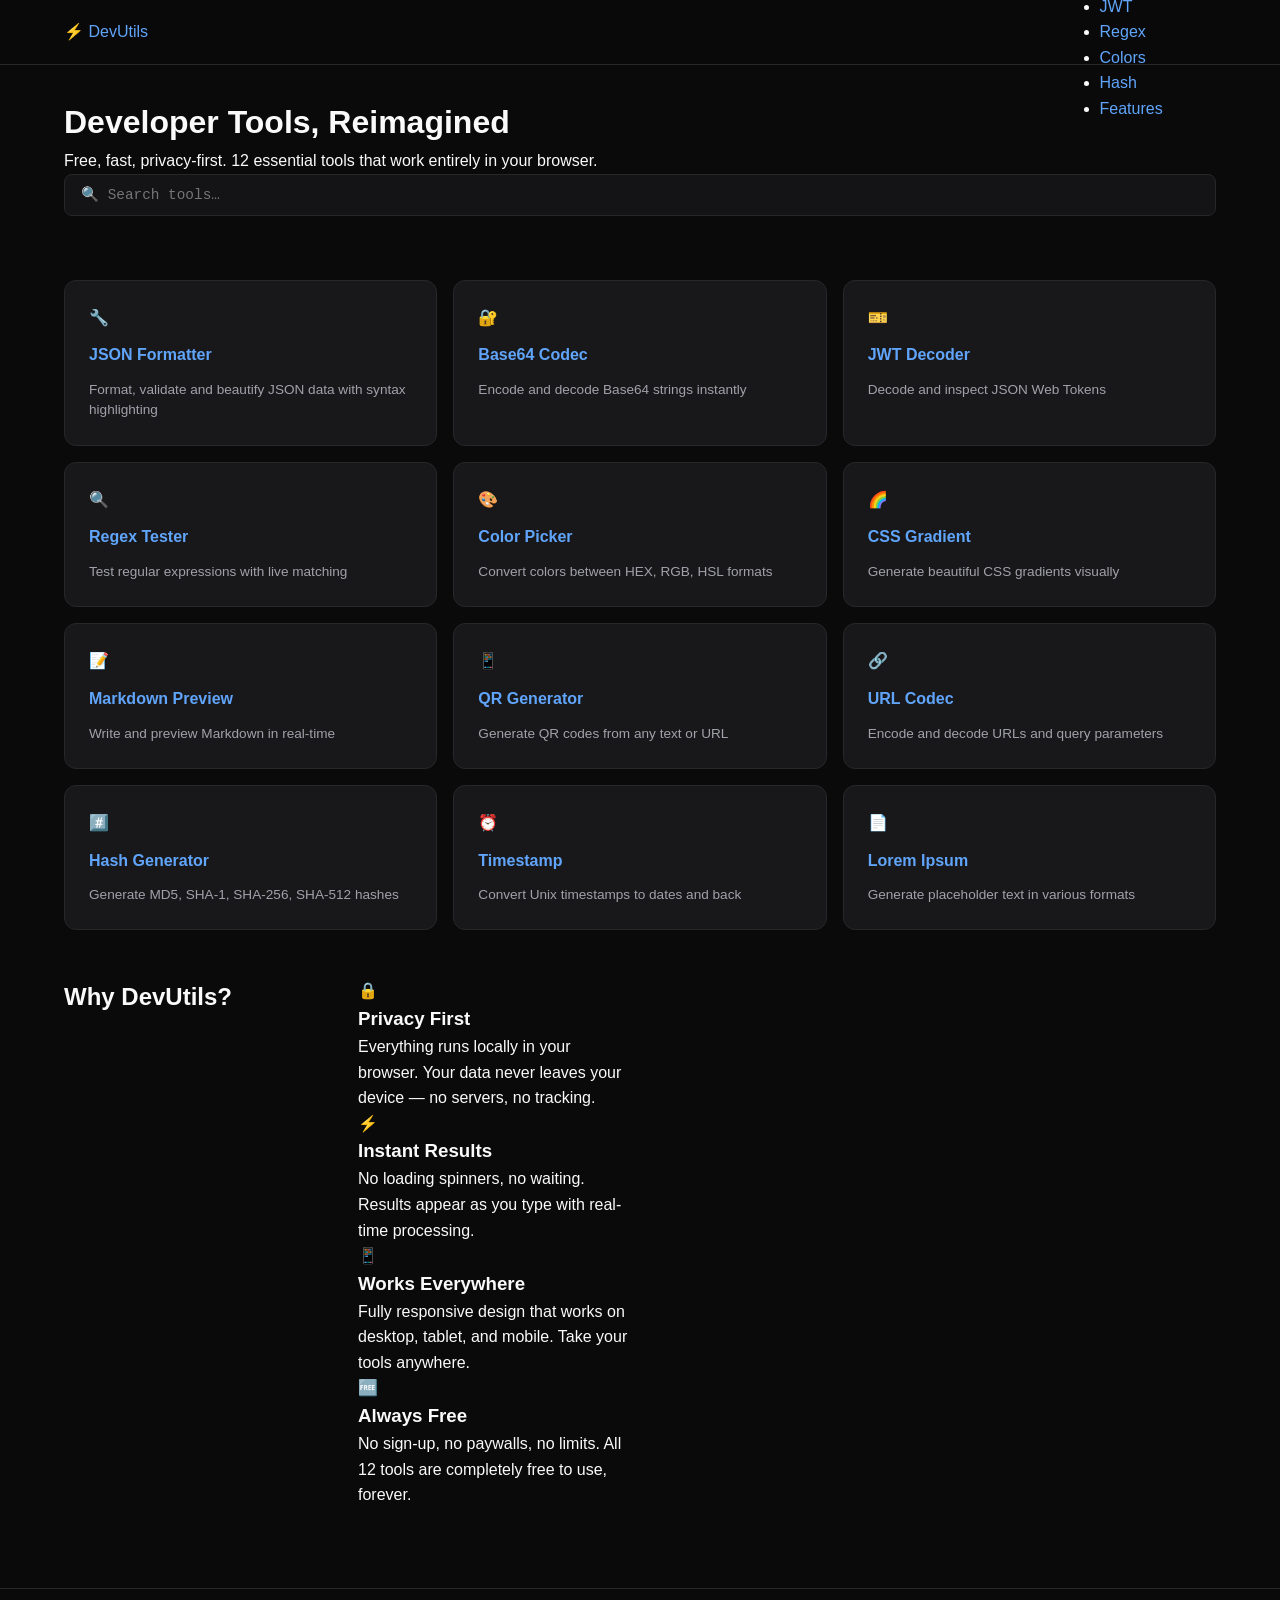
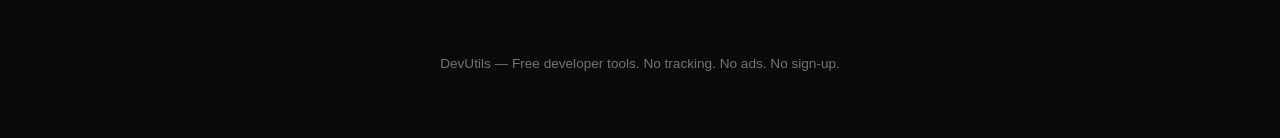
<file: index.html>
<!DOCTYPE html>
<html lang="en">
<head>
  <meta charset="UTF-8">
  <meta name="viewport" content="width=device-width, initial-scale=1.0">
  <title>DevUtils — Free Developer Tools | JSON, Base64, JWT, Regex & More</title>
  <meta name="description" content="Free, fast, privacy-first developer tools. 12 essential tools: JSON formatter, Base64, JWT decoder, regex tester, color picker, QR generator, and more. Works offline, no tracking.">
  <meta name="keywords" content="developer tools, JSON formatter, Base64 encoder, JWT decoder, regex tester, color picker, QR code generator, hash generator, timestamp converter, free online tools">
  <meta name="author" content="DevUtils">
  <meta name="robots" content="index, follow">
  <link rel="icon" type="image/svg+xml" href="favicon.svg">
  <link rel="canonical" href="https://tyr1105.github.io/devutils/">
  
  <!-- Open Graph -->
  <meta property="og:type" content="website">
  <meta property="og:title" content="DevUtils — Free Developer Tools">
  <meta property="og:description" content="12 free developer tools that work entirely in your browser. No tracking, no sign-up, instant results.">
  <meta property="og:url" content="https://tyr1105.github.io/devutils/">
  <meta property="og:site_name" content="DevUtils">
  
  <!-- Twitter -->
  <meta name="twitter:card" content="summary">
  <meta name="twitter:title" content="DevUtils — Free Developer Tools">
  <meta name="twitter:description" content="12 free developer tools that work entirely in your browser. No tracking, no sign-up, instant results.">
  
  <link rel="stylesheet" href="css/style.css">
  
  <!-- Structured Data -->
  <script type="application/ld+json">
  {
    "@context": "https://schema.org",
    "@type": "WebApplication",
    "name": "DevUtils",
    "url": "https://tyr1105.github.io/devutils/",
    "description": "Free, fast, privacy-first developer tools that work entirely in your browser.",
    "applicationCategory": "DeveloperApplication",
    "operatingSystem": "Any",
    "offers": { "@type": "Offer", "price": "0", "priceCurrency": "USD" },
    "browserRequirements": "Requires JavaScript"
  }
  </script>
</head>
<body>

  <!-- Navbar -->
  <nav class="navbar" id="navbar">
    <div class="container navbar-inner">
      <a href="index.html" class="brand">
        <span class="brand-icon">⚡</span> DevUtils
      </a>
      <button class="menu-toggle" id="menuToggle" aria-label="Toggle navigation">
        <span class="menu-bar"></span>
        <span class="menu-bar"></span>
        <span class="menu-bar"></span>
      </button>
      <ul class="nav-links" id="navLinks">
        <li><a href="tools/json-formatter.html">JSON Formatter</a></li>
        <li><a href="tools/base64.html">Base64</a></li>
        <li><a href="tools/jwt-decoder.html">JWT</a></li>
        <li><a href="tools/regex-tester.html">Regex</a></li>
        <li><a href="tools/color-picker.html">Colors</a></li>
        <li><a href="tools/hash-generator.html">Hash</a></li>
        <li><a href="#features">Features</a></li>
      </ul>
    </div>
  </nav>

  <!-- Hero Section -->
  <header class="hero">
    <div class="container">
      <h1 class="hero-title">Developer Tools, Reimagined</h1>
      <p class="hero-subtitle">Free, fast, privacy-first. 12 essential tools that work entirely in your browser.</p>
      <div class="search-wrapper">
        <input
          type="text"
          id="toolSearch"
          class="search-input"
          placeholder="🔍 Search tools…"
          autocomplete="off"
        >
      </div>
    </div>
  </header>

  <!-- Tools Grid -->
  <main class="container">
    <section class="tools-section">
      <div class="tools-grid" id="toolsGrid">

        <a href="tools/json-formatter.html" class="tool-card" data-name="JSON Formatter" data-keywords="json format validate beautify syntax highlighting">
          <div class="tool-icon">🔧</div>
          <h3 class="tool-name">JSON Formatter</h3>
          <p class="tool-desc">Format, validate and beautify JSON data with syntax highlighting</p>
        </a>

        <a href="tools/base64.html" class="tool-card" data-name="Base64 Codec" data-keywords="base64 encode decode codec string">
          <div class="tool-icon">🔐</div>
          <h3 class="tool-name">Base64 Codec</h3>
          <p class="tool-desc">Encode and decode Base64 strings instantly</p>
        </a>

        <a href="tools/jwt-decoder.html" class="tool-card" data-name="JWT Decoder" data-keywords="jwt json web token decode inspect">
          <div class="tool-icon">🎫</div>
          <h3 class="tool-name">JWT Decoder</h3>
          <p class="tool-desc">Decode and inspect JSON Web Tokens</p>
        </a>

        <a href="tools/regex-tester.html" class="tool-card" data-name="Regex Tester" data-keywords="regex regular expression test match pattern">
          <div class="tool-icon">🔍</div>
          <h3 class="tool-name">Regex Tester</h3>
          <p class="tool-desc">Test regular expressions with live matching</p>
        </a>

        <a href="tools/color-picker.html" class="tool-card" data-name="Color Picker" data-keywords="color picker convert hex rgb hsl">
          <div class="tool-icon">🎨</div>
          <h3 class="tool-name">Color Picker</h3>
          <p class="tool-desc">Convert colors between HEX, RGB, HSL formats</p>
        </a>

        <a href="tools/css-gradient.html" class="tool-card" data-name="CSS Gradient" data-keywords="css gradient generate visual linear radial">
          <div class="tool-icon">🌈</div>
          <h3 class="tool-name">CSS Gradient</h3>
          <p class="tool-desc">Generate beautiful CSS gradients visually</p>
        </a>

        <a href="tools/markdown.html" class="tool-card" data-name="Markdown Preview" data-keywords="markdown preview write realtime">
          <div class="tool-icon">📝</div>
          <h3 class="tool-name">Markdown Preview</h3>
          <p class="tool-desc">Write and preview Markdown in real-time</p>
        </a>

        <a href="tools/qr-generator.html" class="tool-card" data-name="QR Generator" data-keywords="qr code generate text url">
          <div class="tool-icon">📱</div>
          <h3 class="tool-name">QR Generator</h3>
          <p class="tool-desc">Generate QR codes from any text or URL</p>
        </a>

        <a href="tools/url-codec.html" class="tool-card" data-name="URL Codec" data-keywords="url encode decode codec query parameters">
          <div class="tool-icon">🔗</div>
          <h3 class="tool-name">URL Codec</h3>
          <p class="tool-desc">Encode and decode URLs and query parameters</p>
        </a>

        <a href="tools/hash-generator.html" class="tool-card" data-name="Hash Generator" data-keywords="hash md5 sha sha1 sha256 sha512 generate">
          <div class="tool-icon">#️⃣</div>
          <h3 class="tool-name">Hash Generator</h3>
          <p class="tool-desc">Generate MD5, SHA-1, SHA-256, SHA-512 hashes</p>
        </a>

        <a href="tools/timestamp.html" class="tool-card" data-name="Timestamp" data-keywords="timestamp unix epoch date convert time">
          <div class="tool-icon">⏰</div>
          <h3 class="tool-name">Timestamp</h3>
          <p class="tool-desc">Convert Unix timestamps to dates and back</p>
        </a>

        <a href="tools/lorem-ipsum.html" class="tool-card" data-name="Lorem Ipsum" data-keywords="lorem ipsum placeholder text generate">
          <div class="tool-icon">📄</div>
          <h3 class="tool-name">Lorem Ipsum</h3>
          <p class="tool-desc">Generate placeholder text in various formats</p>
        </a>

      </div>

      <!-- No results message -->
      <p class="no-results" id="noResults" style="display:none;">No tools found matching your search.</p>
    </section>

    <!-- Features Section -->
    <section class="features" id="features">
      <h2 class="section-title">Why DevUtils?</h2>
      <div class="features-grid">
        <div class="feature-card">
          <div class="feature-icon">🔒</div>
          <h3 class="feature-title">Privacy First</h3>
          <p class="feature-desc">Everything runs locally in your browser. Your data never leaves your device — no servers, no tracking.</p>
        </div>
        <div class="feature-card">
          <div class="feature-icon">⚡</div>
          <h3 class="feature-title">Instant Results</h3>
          <p class="feature-desc">No loading spinners, no waiting. Results appear as you type with real-time processing.</p>
        </div>
        <div class="feature-card">
          <div class="feature-icon">📱</div>
          <h3 class="feature-title">Works Everywhere</h3>
          <p class="feature-desc">Fully responsive design that works on desktop, tablet, and mobile. Take your tools anywhere.</p>
        </div>
        <div class="feature-card">
          <div class="feature-icon">🆓</div>
          <h3 class="feature-title">Always Free</h3>
          <p class="feature-desc">No sign-up, no paywalls, no limits. All 12 tools are completely free to use, forever.</p>
        </div>
      </div>
    </section>
  </main>

  <!-- Footer -->
  <footer class="footer">
    <div class="container">
      <p>DevUtils — Free developer tools. No tracking. No ads. No sign-up.</p>
    </div>
  </footer>

  <!-- Inline Scripts -->
  <script>
    // Mobile menu toggle
    (function () {
      const toggle = document.getElementById('menuToggle');
      const navLinks = document.getElementById('navLinks');

      toggle.addEventListener('click', function () {
        navLinks.classList.toggle('open');
        toggle.classList.toggle('active');
      });

      // Close menu when a link is clicked
      navLinks.querySelectorAll('a').forEach(function (link) {
        link.addEventListener('click', function () {
          navLinks.classList.remove('open');
          toggle.classList.remove('active');
        });
      });
    })();

    // Tool search / filter
    (function () {
      const searchInput = document.getElementById('toolSearch');
      const grid = document.getElementById('toolsGrid');
      const cards = grid.querySelectorAll('.tool-card');
      const noResults = document.getElementById('noResults');

      searchInput.addEventListener('input', function () {
        const query = this.value.toLowerCase().trim();
        let visibleCount = 0;

        cards.forEach(function (card) {
          const name = card.getAttribute('data-name').toLowerCase();
          const keywords = card.getAttribute('data-keywords').toLowerCase();
          const desc = card.querySelector('.tool-desc').textContent.toLowerCase();
          const match = !query || name.includes(query) || keywords.includes(query) || desc.includes(query);

          card.style.display = match ? '' : 'none';
          if (match) visibleCount++;
        });

        noResults.style.display = visibleCount === 0 ? '' : 'none';
      });
    })();
  </script>

</body>
</html>
</file>
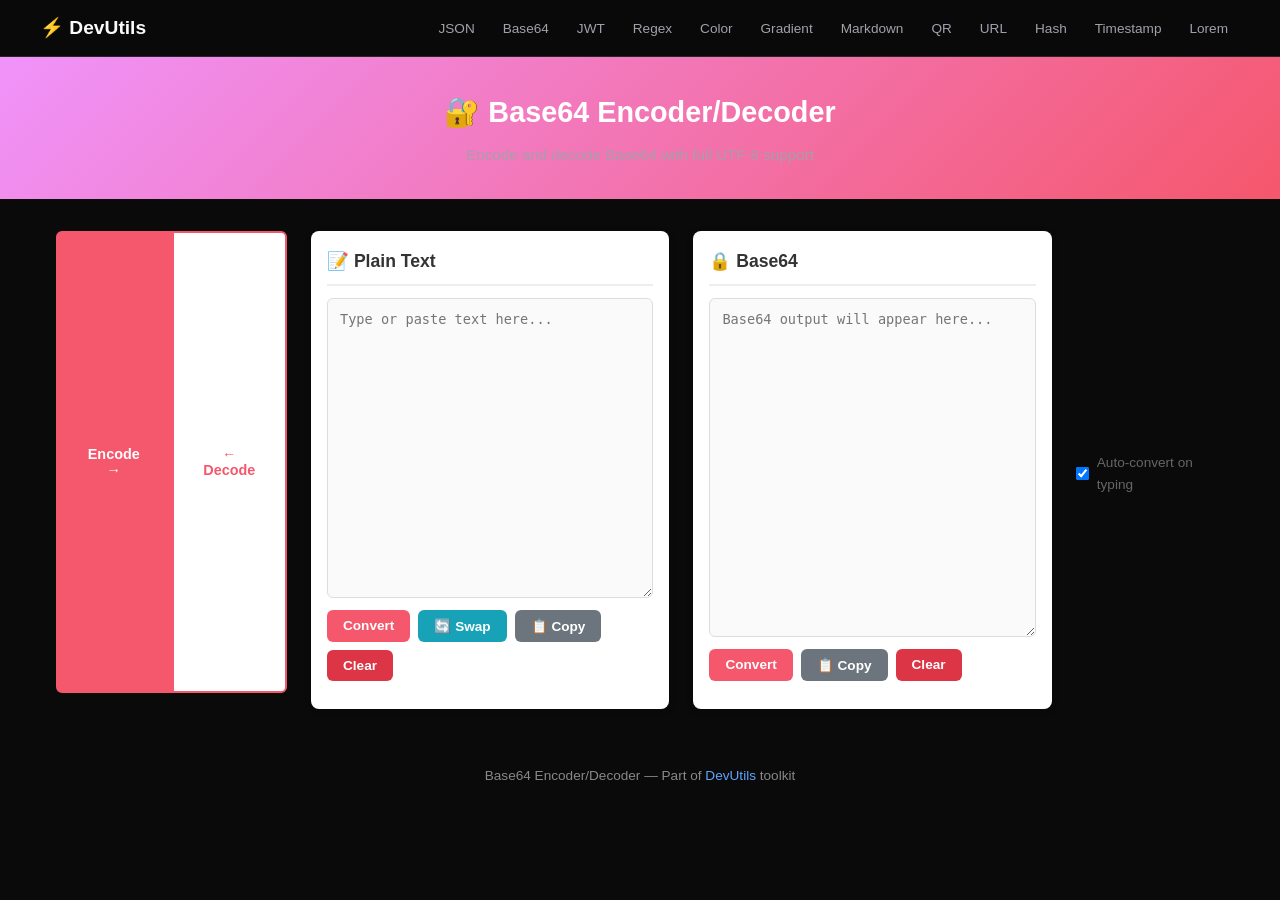
<file: tools/base64.html>
<!DOCTYPE html>
<html lang="en">
<head>
<meta charset="UTF-8">
<meta name="viewport" content="width=device-width, initial-scale=1.0">
<title>Base64 Encoder/Decoder - DevUtils</title>
<link rel="stylesheet" href="../css/style.css">
<style>
  .tool-header{background:linear-gradient(135deg,#f093fb 0%,#f5576c 100%);color:#fff;padding:2rem 1rem;text-align:center}
  .tool-header h1{margin:0;font-size:1.8rem}
  .tool-header p{margin:.5rem 0 0;opacity:.9}
  .tool-area{max-width:1200px;margin:1.5rem auto;padding:0 1rem}
  .mode-toggle{display:flex;justify-content:center;gap:0;margin-bottom:1rem}
  .mode-btn{padding:.6rem 1.5rem;border:2px solid #f5576c;background:#fff;color:#f5576c;font-weight:600;cursor:pointer;font-size:.9rem;transition:all .2s}
  .mode-btn:first-child{border-radius:6px 0 0 6px}
  .mode-btn:last-child{border-radius:0 6px 6px 0}
  .mode-btn.active{background:#f5576c;color:#fff}
  .mode-btn:hover:not(.active){background:#fff0f3}
  .panels{display:grid;grid-template-columns:1fr 1fr;gap:1.5rem}
  @media(max-width:768px){.panels{grid-template-columns:1fr}}
  .panel{background:#fff;border-radius:8px;box-shadow:0 2px 8px rgba(0,0,0,.08);padding:1rem;display:flex;flex-direction:column}
  .panel h2{margin:0 0 .75rem;font-size:1.1rem;color:#333;border-bottom:2px solid #eee;padding-bottom:.5rem}
  textarea{width:100%;min-height:300px;font-family:'Fira Code',monospace,Consolas;font-size:.85rem;border:1px solid #ddd;border-radius:6px;padding:.75rem;resize:vertical;background:#fafafa;color:#333;box-sizing:border-box}
  textarea:focus{outline:none;border-color:#f5576c;box-shadow:0 0 0 3px rgba(245,87,108,.15)}
  .btn-row{display:flex;flex-wrap:wrap;gap:.5rem;margin:.75rem 0}
  .btn{padding:.5rem 1rem;border:none;border-radius:6px;cursor:pointer;font-size:.85rem;font-weight:600;transition:all .2s}
  .btn:hover{transform:translateY(-1px);box-shadow:0 2px 6px rgba(0,0,0,.15)}
  .btn:active{transform:translateY(0)}
  .btn-primary{background:#f5576c;color:#fff}
  .btn-secondary{background:#6c757d;color:#fff}
  .btn-info{background:#17a2b8;color:#fff}
  .btn-warning{background:#ffc107;color:#333}
  .btn-danger{background:#dc3545;color:#fff}
  .auto-label{display:flex;align-items:center;gap:.5rem;font-size:.85rem;color:#666;margin-top:.5rem}
  .auto-label input{width:auto}
  .error-msg{background:#f8d7da;color:#721c24;border:1px solid #f5c6cb;border-radius:6px;padding:.75rem;margin-top:.5rem;font-family:monospace;white-space:pre-wrap;display:none}
  footer{text-align:center;padding:2rem 1rem;color:#888;font-size:.85rem}
</style>
</head>
<body>
<nav class="navbar"><div class="navbar-inner">
<a class="navbar-brand" href="../index.html">⚡ DevUtils</a>
<button class="menu-toggle" onclick="document.querySelector('.navbar-links').classList.toggle('open')">☰</button>
<ul class="navbar-links">
  <li><a href="json-formatter.html">JSON</a></li>
  <li><a href="base64.html">Base64</a></li>
  <li><a href="jwt-decoder.html">JWT</a></li>
  <li><a href="regex-tester.html">Regex</a></li>
  <li><a href="color-picker.html">Color</a></li>
  <li><a href="css-gradient.html">Gradient</a></li>
  <li><a href="markdown.html">Markdown</a></li>
  <li><a href="qr-generator.html">QR</a></li>
  <li><a href="url-codec.html">URL</a></li>
  <li><a href="hash-generator.html">Hash</a></li>
  <li><a href="timestamp.html">Timestamp</a></li>
  <li><a href="lorem-ipsum.html">Lorem</a></li>
</ul>
</div></nav>

<div class="tool-header">
  <h1>🔐 Base64 Encoder/Decoder</h1>
  <p>Encode and decode Base64 with full UTF-8 support</p>
</div>

<div class="tool-area">
  <div class="mode-toggle">
    <button class="mode-btn active" id="modeEncode" onclick="setMode('encode')">Encode →</button>
    <button class="mode-btn" id="modeDecode" onclick="setMode('decode')">← Decode</button>
  </div>

  <div class="panels">
    <div class="panel">
      <h2 id="leftLabel">📝 Plain Text</h2>
      <textarea id="plainInput" placeholder="Type or paste text here..."></textarea>
      <div class="btn-row">
        <button class="btn btn-primary" onclick="convert()">Convert</button>
        <button class="btn btn-info" onclick="swapFields()">🔄 Swap</button>
        <button class="btn btn-secondary" onclick="copyText('plainInput')">📋 Copy</button>
        <button class="btn btn-danger" onclick="clearField('plainInput')">Clear</button>
      </div>
    </div>
    <div class="panel">
      <h2 id="rightLabel">🔒 Base64</h2>
      <textarea id="base64Input" placeholder="Base64 output will appear here..."></textarea>
      <div class="btn-row">
        <button class="btn btn-primary" onclick="convert()">Convert</button>
        <button class="btn btn-secondary" onclick="copyText('base64Input')">📋 Copy</button>
        <button class="btn btn-danger" onclick="clearField('base64Input')">Clear</button>
      </div>
    </div>
  </div>

  <label class="auto-label">
    <input type="checkbox" id="autoConvert" checked> Auto-convert on typing
  </label>
  <div id="errorMsg" class="error-msg"></div>
</div>

<footer>
  <p>Base64 Encoder/Decoder — Part of <a href="../index.html">DevUtils</a> toolkit</p>
</footer>

<script>
const plainEl = document.getElementById('plainInput');
const base64El = document.getElementById('base64Input');
const autoCheck = document.getElementById('autoConvert');
const errorEl = document.getElementById('errorMsg');
let currentMode = 'encode';
let debounceTimer = null;

function setMode(mode) {
  currentMode = mode;
  document.getElementById('modeEncode').classList.toggle('active', mode === 'encode');
  document.getElementById('modeDecode').classList.toggle('active', mode === 'decode');
  document.getElementById('leftLabel').textContent = mode === 'encode' ? '📝 Plain Text' : '🔒 Base64';
  document.getElementById('rightLabel').textContent = mode === 'encode' ? '🔒 Base64' : '📝 Plain Text';
}

// UTF-8 safe Base64 encode
function utf8ToBase64(str) {
  const bytes = new TextEncoder().encode(str);
  let binary = '';
  for (let i = 0; i < bytes.length; i++) {
    binary += String.fromCharCode(bytes[i]);
  }
  return btoa(binary);
}

// UTF-8 safe Base64 decode
function base64ToUtf8(b64) {
  const binary = atob(b64);
  const bytes = new Uint8Array(binary.length);
  for (let i = 0; i < binary.length; i++) {
    bytes[i] = binary.charCodeAt(i);
  }
  return new TextDecoder().decode(bytes);
}

function convert() {
  hideError();
  if (currentMode === 'encode') {
    try {
      const result = utf8ToBase64(plainEl.value);
      base64El.value = result;
    } catch (e) {
      showError('Encoding error: ' + e.message);
    }
  } else {
    try {
      const result = base64ToUtf8(plainEl.value.trim());
      base64El.value = result;
    } catch (e) {
      showError('Decoding error: Invalid Base64 string — ' + e.message);
    }
  }
}

function swapFields() {
  const tmp = plainEl.value;
  plainEl.value = base64El.value;
  base64El.value = tmp;
  setMode(currentMode === 'encode' ? 'decode' : 'encode');
}

function copyText(id) {
  const el = document.getElementById(id);
  if (!el.value) return;
  navigator.clipboard.writeText(el.value).then(() => {
    const btn = el.closest('.panel').querySelector('.btn-secondary');
    const orig = btn.textContent;
    btn.textContent = '✅ Copied!';
    setTimeout(() => btn.textContent = orig, 1500);
  });
}

function clearField(id) {
  document.getElementById(id).value = '';
  // Clear the other field too if auto is on
  if (id === 'plainInput') base64El.value = '';
  else plainEl.value = '';
}

function showError(msg) {
  errorEl.textContent = msg;
  errorEl.style.display = 'block';
}

function hideError() {
  errorEl.style.display = 'none';
}

function debouncedConvert() {
  if (!autoCheck.checked) return;
  clearTimeout(debounceTimer);
  debounceTimer = setTimeout(convert, 300);
}

plainEl.addEventListener('input', debouncedConvert);
</script>
</body>
</html>
</file>
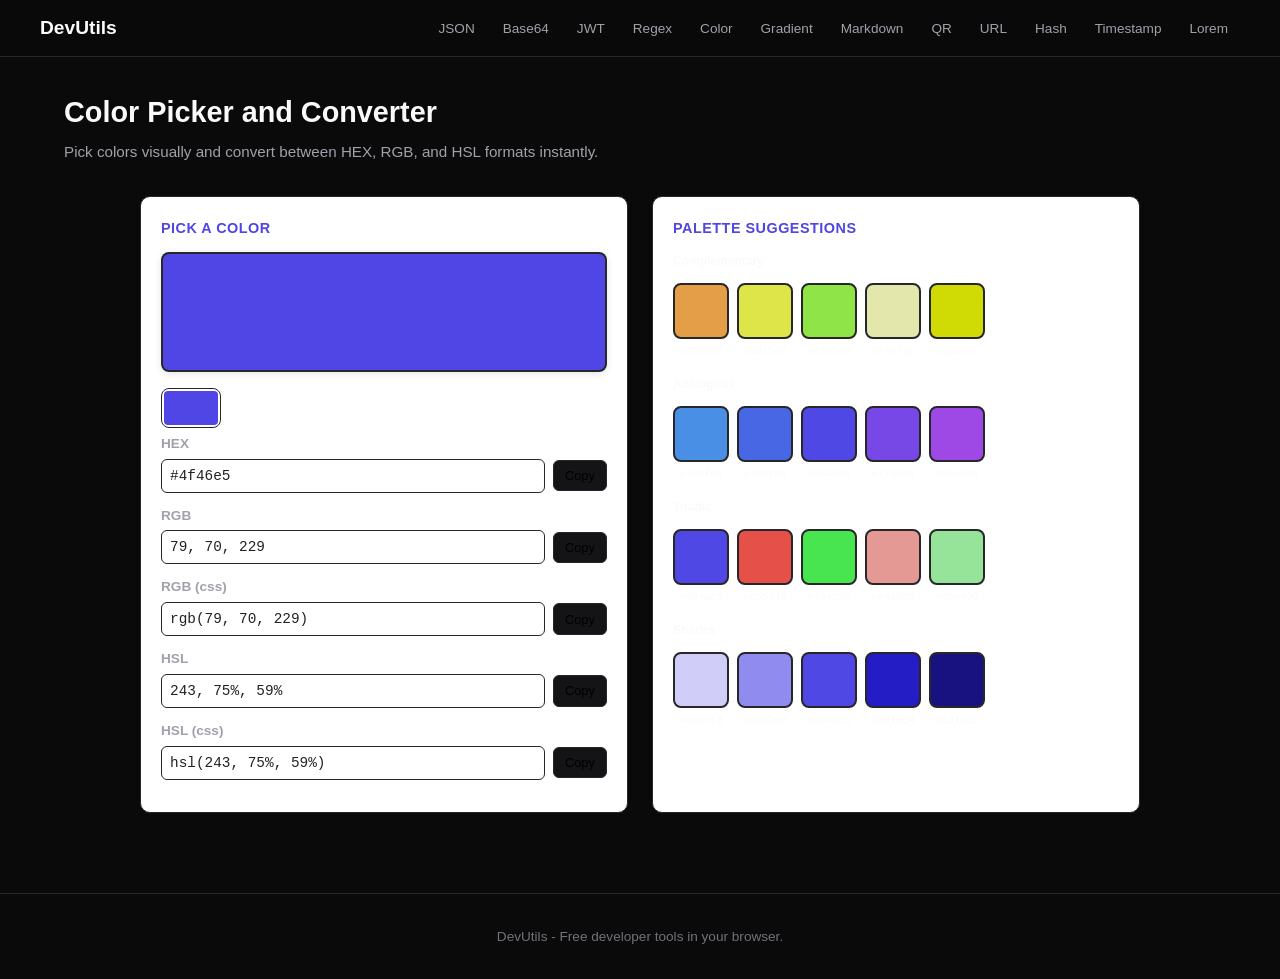
<file: tools/color-picker.html>
<!DOCTYPE html>
<html lang="en">
<head>
<meta charset="UTF-8">
<meta name="viewport" content="width=device-width, initial-scale=1.0">
<title>Color Picker - DevUtils</title>
<link rel="stylesheet" href="../css/style.css">
<style>
.tool-layout{display:grid;grid-template-columns:1fr 1fr;gap:1.5rem;max-width:1000px;margin:0 auto}
@media(max-width:768px){.tool-layout{grid-template-columns:1fr}}
.color-preview{width:100%;height:120px;border-radius:8px;border:2px solid var(--border,#ddd);margin-bottom:1rem;box-shadow:0 2px 8px rgba(0,0,0,.1)}
.native-picker{width:100%;height:50px;border:none;cursor:pointer;border-radius:6px;padding:0;background:none}
.native-picker::-webkit-color-swatch-wrapper{padding:0}
.native-picker::-webkit-color-swatch{border:2px solid var(--border,#ddd);border-radius:6px}
.input-group{margin-bottom:.75rem}
.input-group label{display:block;font-weight:600;margin-bottom:.25rem;font-size:.85rem;color:var(--text-secondary,#666)}
.input-row{display:flex;gap:.5rem;align-items:center}
.input-row input{flex:1;padding:.5rem;border:1px solid var(--border,#ddd);border-radius:6px;font-family:monospace;font-size:.9rem;background:var(--bg,#fff);color:var(--text,#222)}
.copy-btn{padding:.45rem .7rem;border:1px solid var(--border,#ddd);border-radius:6px;background:var(--bg-secondary,#f5f5f5);cursor:pointer;font-size:.8rem;white-space:nowrap;transition:all .2s}
.copy-btn:hover{background:var(--primary,#4f46e5);color:#fff;border-color:var(--primary,#4f46e5)}
.palette-section h3{font-size:1rem;margin-bottom:.75rem}
.palette-row{display:flex;gap:.5rem;flex-wrap:wrap;margin-bottom:1rem;align-items:flex-start}
.palette-row .plabel{font-size:.75rem;font-weight:600;width:100%;margin-bottom:.25rem}
.swatch{width:56px;height:56px;border-radius:8px;border:2px solid var(--border,#ddd);cursor:pointer;transition:transform .15s}
.swatch:hover{transform:scale(1.08)}
.swatch-info{font-size:.65rem;text-align:center;margin-top:.2rem;font-family:monospace}
.section-title{font-size:.9rem;font-weight:700;margin-bottom:.75rem;text-transform:uppercase;letter-spacing:.5px;color:var(--primary,#4f46e5)}
.panel{background:var(--bg,#fff);border:1px solid var(--border,#ddd);border-radius:10px;padding:1.25rem}
</style>
</head>
<body>
<nav class="navbar"><div class="navbar-inner">
<a class="navbar-brand" href="../index.html">DevUtils</a>
<button class="menu-toggle" onclick="document.querySelector('.navbar-links').classList.toggle('open')">☰</button>
<ul class="navbar-links">
  <li><a href="json-formatter.html">JSON</a></li>
  <li><a href="base64.html">Base64</a></li>
  <li><a href="jwt-decoder.html">JWT</a></li>
  <li><a href="regex-tester.html">Regex</a></li>
  <li><a href="color-picker.html">Color</a></li>
  <li><a href="css-gradient.html">Gradient</a></li>
  <li><a href="markdown.html">Markdown</a></li>
  <li><a href="qr-generator.html">QR</a></li>
  <li><a href="url-codec.html">URL</a></li>
  <li><a href="hash-generator.html">Hash</a></li>
  <li><a href="timestamp.html">Timestamp</a></li>
  <li><a href="lorem-ipsum.html">Lorem</a></li>
</ul>
</div></nav>

<main class="container">
  <div class="tool-header">
    <h1>Color Picker and Converter</h1>
    <p>Pick colors visually and convert between HEX, RGB, and HSL formats instantly.</p>
  </div>

  <div class="tool-layout">
    <div class="panel">
      <div class="section-title">Pick a Color</div>
      <div class="color-preview" id="colorPreview"></div>
      <input type="color" id="nativePicker" class="native-picker" value="#4f46e5">
      <div class="input-group"><label>HEX</label><div class="input-row"><input type="text" id="hexInput" value="#4f46e5" maxlength="7" spellcheck="false"><button class="copy-btn" onclick="copyVal('hexInput')">Copy</button></div></div>
      <div class="input-group"><label>RGB</label><div class="input-row"><input type="text" id="rgbInput" value="79, 70, 229" spellcheck="false"><button class="copy-btn" onclick="copyVal('rgbInput')">Copy</button></div></div>
      <div class="input-group"><label>RGB (css)</label><div class="input-row"><input type="text" id="rgbCss" value="rgb(79, 70, 229)" spellcheck="false" readonly><button class="copy-btn" onclick="copyVal('rgbCss')">Copy</button></div></div>
      <div class="input-group"><label>HSL</label><div class="input-row"><input type="text" id="hslInput" value="243, 74%, 59%" spellcheck="false"><button class="copy-btn" onclick="copyVal('hslInput')">Copy</button></div></div>
      <div class="input-group"><label>HSL (css)</label><div class="input-row"><input type="text" id="hslCss" value="hsl(243, 74%, 59%)" spellcheck="false" readonly><button class="copy-btn" onclick="copyVal('hslCss')">Copy</button></div></div>
    </div>
    <div class="panel">
      <div class="section-title">Palette Suggestions</div>
      <div id="paletteArea"></div>
    </div>
  </div>
</main>

<footer class="footer"><p>DevUtils - Free developer tools in your browser.</p></footer>

<script>
(function(){
  var picker=document.getElementById('nativePicker');
  var hexIn=document.getElementById('hexInput');
  var rgbIn=document.getElementById('rgbInput');
  var rgbCss=document.getElementById('rgbCss');
  var hslIn=document.getElementById('hslInput');
  var hslCss=document.getElementById('hslCss');
  var preview=document.getElementById('colorPreview');
  var palArea=document.getElementById('paletteArea');
  var busy=false;

  function hex2rgb(h){h=h.replace('#','');if(h.length===3)h=h[0]+h[0]+h[1]+h[1]+h[2]+h[2];return{r:parseInt(h.substr(0,2),16),g:parseInt(h.substr(2,2),16),b:parseInt(h.substr(4,2),16)};}
  function rgb2hex(r,g,b){return '#'+[r,g,b].map(function(x){var h=Math.round(Math.max(0,Math.min(255,x))).toString(16);return h.length===1?'0'+h:h;}).join('');}
  function rgb2hsl(r,g,b){r/=255;g/=255;b/=255;var mx=Math.max(r,g,b),mn=Math.min(r,g,b),h,s,l=(mx+mn)/2;if(mx===mn){h=s=0;}else{var d=mx-mn;s=l>0.5?d/(2-mx-mn):d/(mx+mn);switch(mx){case r:h=((g-b)/d+(g<b?6:0))/6;break;case g:h=((b-r)/d+2)/6;break;case b:h=((r-g)/d+4)/6;break;}}return{h:Math.round(h*360),s:Math.round(s*100),l:Math.round(l*100)};}
  function hsl2rgb(h,s,l){h/=360;s/=100;l/=100;var r,g,b;if(s===0){r=g=b=l;}else{var q=l<0.5?l*(1+s):l+s-l*s,p=2*l-q;function h2r(p2,q2,t){if(t<0)t+=1;if(t>1)t-=1;if(t<1/6)return p2+(q2-p2)*6*t;if(t<1/2)return q2;if(t<2/3)return p2+(q2-p2)*(2/3-t)*6;return p2;}r=h2r(p,q,h+1/3);g=h2r(p,q,h);b=h2r(p,q,h-1/3);}return{r:Math.round(r*255),g:Math.round(g*255),b:Math.round(b*255)};}

  function update(src,hex,rgb,hsl){
    if(busy)return;busy=true;
    var h=hex||rgb2hex(rgb.r,rgb.g,rgb.b);
    var r=rgb||hex2rgb(h);
    var hl=hsl||rgb2hsl(r.r,r.g,r.b);
    if(src!=='picker')picker.value=h;
    if(src!=='hex')hexIn.value=h;
    if(src!=='rgb')rgbIn.value=r.r+', '+r.g+', '+r.b;
    rgbCss.value='rgb('+r.r+', '+r.g+', '+r.b+')';
    if(src!=='hsl')hslIn.value=hl.h+', '+hl.s+'%, '+hl.l+'%';
    hslCss.value='hsl('+hl.h+', '+hl.s+'%, '+hl.l+'%)';
    preview.style.background=h;
    buildPalette(hl);
    busy=false;
  }

  function buildPalette(hsl){
    var h=hsl.h,s=hsl.s,l=hsl.l;
    var types=[
      {label:'Complementary',colors:[{h:(h+150)%360,s:s,l:l},{h:(h+180)%360,s:s,l:l},{h:(h+210)%360,s:s,l:l},{h:(h+180)%360,s:Math.max(s-20,10),l:Math.min(l+20,90)},{h:(h+180)%360,s:Math.min(s+20,100),l:Math.max(l-15,10)}]},
      {label:'Analogous',colors:[{h:(h+330)%360,s:s,l:l},{h:(h+345)%360,s:s,l:l},{h:h,s:s,l:l},{h:(h+15)%360,s:s,l:l},{h:(h+30)%360,s:s,l:l}]},
      {label:'Triadic',colors:[{h:h,s:s,l:l},{h:(h+120)%360,s:s,l:l},{h:(h+240)%360,s:s,l:l},{h:(h+120)%360,s:Math.max(s-15,10),l:Math.min(l+15,90)},{h:(h+240)%360,s:Math.max(s-15,10),l:Math.min(l+15,90)}]},
      {label:'Shades',colors:[{h:h,s:s,l:Math.min(l+30,95)},{h:h,s:s,l:Math.min(l+15,90)},{h:h,s:s,l:l},{h:h,s:s,l:Math.max(l-15,10)},{h:h,s:s,l:Math.max(l-30,5)}]}
    ];
    var html='';
    types.forEach(function(t){
      html+='<div class="palette-row"><div class="plabel">'+t.label+'</div>';
      t.colors.forEach(function(c){
        var rgb=hsl2rgb(c.h,c.s,c.l);
        var hx=rgb2hex(rgb.r,rgb.g,rgb.b);
        html+='<div><div class="swatch" style="background:'+hx+'" onclick="window._pick(\''+hx+'\')" title="'+hx+'"></div><div class="swatch-info">'+hx+'</div></div>';
      });
      html+='</div>';
    });
    palArea.innerHTML=html;
  }

  picker.addEventListener('input',function(){update('picker',this.value,null,null);});
  hexIn.addEventListener('input',function(){var v=this.value.trim();if(!v.startsWith('#'))v='#'+v;if(/^#[0-9a-fA-F]{6}$/.test(v)){update('hex',v,null,null);}});
  rgbIn.addEventListener('input',function(){var p=this.value.split(',').map(function(x){return parseInt(x.trim());});if(p.length===3&&p.every(function(x){return !isNaN(x)&&x>=0&&x<=255;})){update('rgb',null,{r:p[0],g:p[1],b:p[2]},null);}});
  hslIn.addEventListener('input',function(){var p=this.value.replace(/%/g,'').split(',').map(function(x){return parseFloat(x.trim());});if(p.length===3&&p.every(function(x){return !isNaN(x);})){update('hsl',null,null,{h:Math.max(0,Math.min(360,p[0])),s:Math.max(0,Math.min(100,p[1])),l:Math.max(0,Math.min(100,p[2]))});}});

  window._pick=function(hex){var r=hex2rgb(hex);update('palette',hex,r,null);};
  window.copyVal=function(id){var el=document.getElementById(id);navigator.clipboard.writeText(el.value).then(function(){var btn=el.parentElement.querySelector('.copy-btn');var o=btn.textContent;btn.textContent='Copied!';setTimeout(function(){btn.textContent=o;},1200);});};

  update('picker','#4f46e5',null,null);
})();
</script>
</body>
</html>
</file>
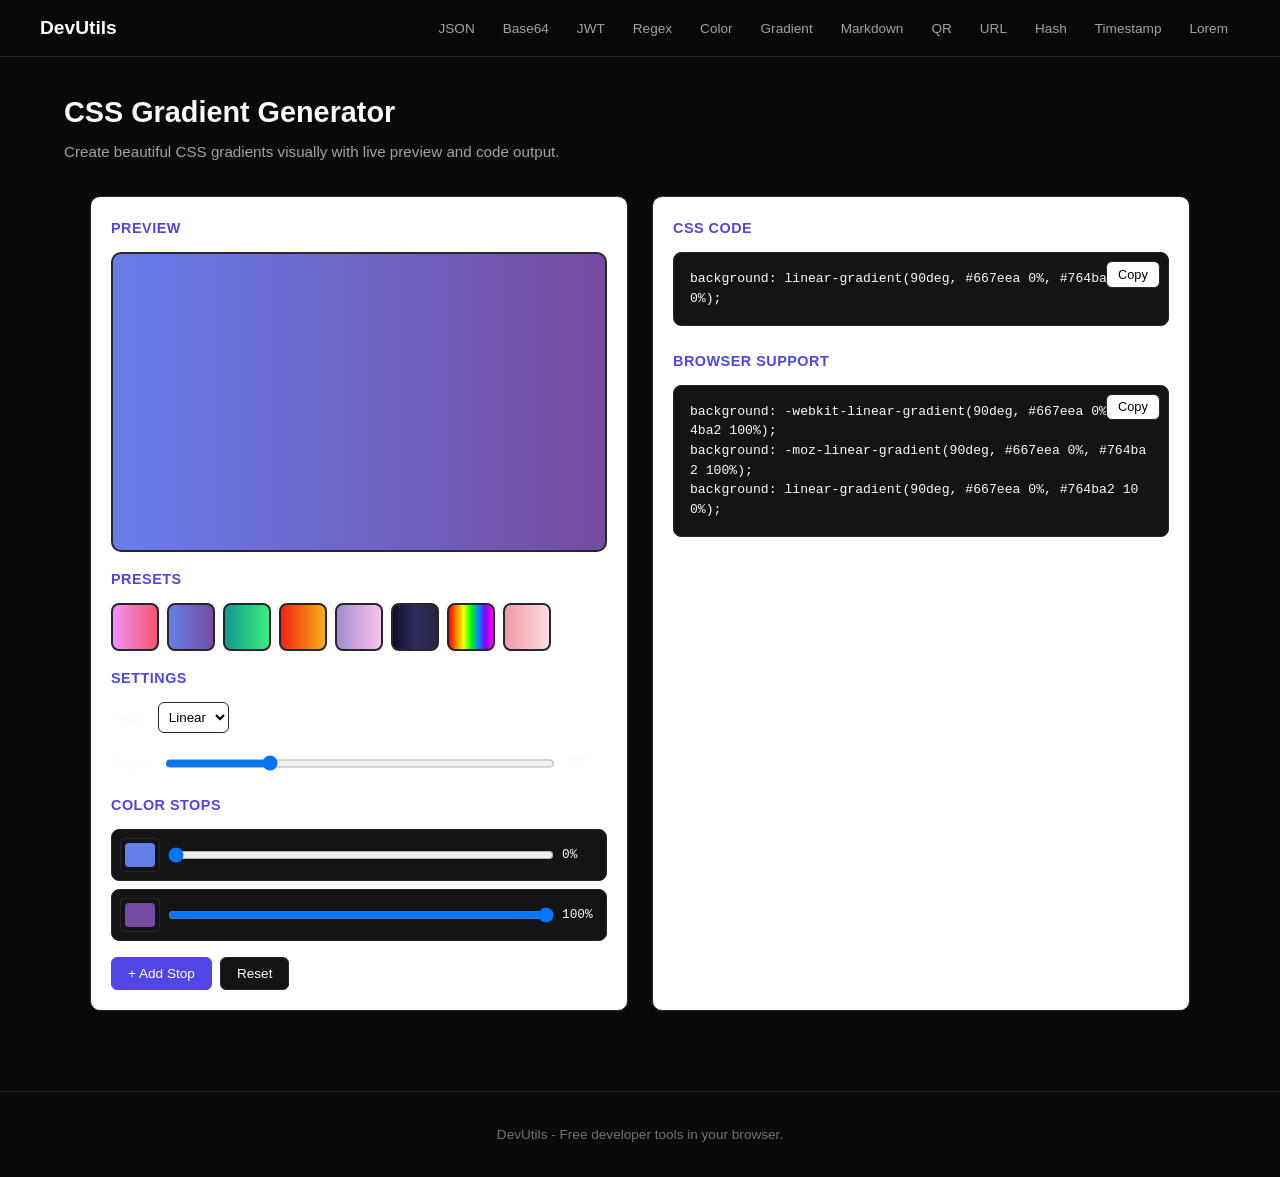
<file: tools/css-gradient.html>
<!DOCTYPE html>
<html lang="en">
<head>
<meta charset="UTF-8">
<meta name="viewport" content="width=device-width, initial-scale=1.0">
<title>CSS Gradient Generator - DevUtils</title>
<link rel="stylesheet" href="../css/style.css">
<style>
.tool-layout{display:grid;grid-template-columns:1fr 1fr;gap:1.5rem;max-width:1100px;margin:0 auto}
@media(max-width:900px){.tool-layout{grid-template-columns:1fr}}
.panel{background:var(--bg,#fff);border:1px solid var(--border,#ddd);border-radius:10px;padding:1.25rem}
.section-title{font-size:.9rem;font-weight:700;margin-bottom:.75rem;text-transform:uppercase;letter-spacing:.5px;color:var(--primary,#4f46e5)}
.gradient-preview{width:100%;height:300px;border-radius:10px;border:2px solid var(--border,#ddd);margin-bottom:1rem}
.controls-row{display:flex;gap:.75rem;margin-bottom:1rem;flex-wrap:wrap;align-items:center}
.controls-row label{font-weight:600;font-size:.85rem}
.controls-row select,.controls-row input[type="range"]{padding:.35rem;border:1px solid var(--border,#ddd);border-radius:6px;background:var(--bg,#fff)}
.controls-row input[type="range"]{flex:1;min-width:100px}
.angle-val{font-family:monospace;font-size:.85rem;min-width:40px}
.stop-list{display:flex;flex-direction:column;gap:.5rem;margin-bottom:1rem}
.stop-item{display:flex;gap:.5rem;align-items:center;padding:.5rem;background:var(--bg-secondary,#f9f9f9);border-radius:8px;border:1px solid var(--border,#eee)}
.stop-item input[type="color"]{width:40px;height:34px;border:1px solid var(--border,#ddd);border-radius:4px;padding:2px;cursor:pointer}
.stop-item input[type="range"]{flex:1}
.stop-item .pos-val{font-family:monospace;font-size:.8rem;min-width:36px}
.stop-item .remove-btn{background:#ef4444;color:#fff;border:none;border-radius:4px;padding:.3rem .6rem;cursor:pointer;font-size:.8rem}
.stop-item .remove-btn:hover{background:#dc2626}
.btn{padding:.5rem 1rem;border:1px solid var(--border,#ddd);border-radius:6px;cursor:pointer;font-size:.85rem;transition:all .2s}
.btn-primary{background:var(--primary,#4f46e5);color:#fff;border-color:var(--primary,#4f46e5)}
.btn-primary:hover{opacity:.9}
.btn-secondary{background:var(--bg-secondary,#f5f5f5)}
.btn-secondary:hover{background:var(--border,#ddd)}
.css-output{background:var(--bg-secondary,#f5f5f5);border:1px solid var(--border,#ddd);border-radius:8px;padding:1rem;font-family:monospace;font-size:.82rem;white-space:pre-wrap;word-break:break-all;position:relative;max-height:200px;overflow-y:auto;line-height:1.5}
.copy-btn{position:absolute;top:.5rem;right:.5rem;padding:.3rem .7rem;border:1px solid var(--border,#ddd);border-radius:6px;background:#fff;cursor:pointer;font-size:.8rem}
.copy-btn:hover{background:var(--primary,#4f46e5);color:#fff}
.presets{display:flex;flex-wrap:wrap;gap:.5rem;margin-bottom:1rem}
.preset-swatch{width:48px;height:48px;border-radius:8px;border:2px solid var(--border,#ddd);cursor:pointer;transition:transform .15s}
.preset-swatch:hover{transform:scale(1.1)}
.shape-toggle{display:flex;gap:.5rem}
.shape-toggle button{padding:.35rem .7rem;border:1px solid var(--border,#ddd);border-radius:6px;cursor:pointer;background:var(--bg,#fff);font-size:.8rem}
.shape-toggle button.active{background:var(--primary,#4f46e5);color:#fff;border-color:var(--primary,#4f46e5)}
</style>
</head>
<body>
<nav class="navbar"><div class="navbar-inner">
<a class="navbar-brand" href="../index.html">DevUtils</a>
<button class="menu-toggle" onclick="document.querySelector('.navbar-links').classList.toggle('open')">☰</button>
<ul class="navbar-links">
  <li><a href="json-formatter.html">JSON</a></li>
  <li><a href="base64.html">Base64</a></li>
  <li><a href="jwt-decoder.html">JWT</a></li>
  <li><a href="regex-tester.html">Regex</a></li>
  <li><a href="color-picker.html">Color</a></li>
  <li><a href="css-gradient.html">Gradient</a></li>
  <li><a href="markdown.html">Markdown</a></li>
  <li><a href="qr-generator.html">QR</a></li>
  <li><a href="url-codec.html">URL</a></li>
  <li><a href="hash-generator.html">Hash</a></li>
  <li><a href="timestamp.html">Timestamp</a></li>
  <li><a href="lorem-ipsum.html">Lorem</a></li>
</ul>
</div></nav>

<main class="container">
  <div class="tool-header">
    <h1>CSS Gradient Generator</h1>
    <p>Create beautiful CSS gradients visually with live preview and code output.</p>
  </div>
  <div class="tool-layout">
    <div class="panel">
      <div class="section-title">Preview</div>
      <div class="gradient-preview" id="preview"></div>
      <div class="section-title">Presets</div>
      <div class="presets" id="presets"></div>
      <div class="section-title">Settings</div>
      <div class="controls-row">
        <label>Type:</label>
        <select id="gradType" onchange="render()">
          <option value="linear">Linear</option>
          <option value="radial">Radial</option>
        </select>
      </div>
      <div class="controls-row" id="angleRow">
        <label>Angle:</label>
        <input type="range" id="angle" min="0" max="360" value="90" oninput="render();document.getElementById('angleVal').textContent=this.value+'°'">
        <span class="angle-val" id="angleVal">90°</span>
      </div>
      <div class="controls-row" id="shapeRow" style="display:none">
        <label>Shape:</label>
        <div class="shape-toggle">
          <button id="shapeCircle" class="active" onclick="setShape('circle')">Circle</button>
          <button id="shapeEllipse" onclick="setShape('ellipse')">Ellipse</button>
        </div>
      </div>
      <div class="section-title">Color Stops</div>
      <div class="stop-list" id="stopList"></div>
      <div style="display:flex;gap:.5rem">
        <button class="btn btn-primary" onclick="addStop('#ffffff',50)">+ Add Stop</button>
        <button class="btn btn-secondary" onclick="resetStops()">Reset</button>
      </div>
    </div>
    <div class="panel">
      <div class="section-title">CSS Code</div>
      <div class="css-output" id="output"><button class="copy-btn" onclick="copyCSS()">Copy</button><span id="codeText"></span></div>
      <div class="section-title" style="margin-top:1.5rem">Browser Support</div>
      <div class="css-output" id="outputCompat"><button class="copy-btn" onclick="copyCompat()">Copy</button><span id="codeCompat"></span></div>
    </div>
  </div>
</main>

<footer class="footer"><p>DevUtils - Free developer tools in your browser.</p></footer>

<script>
var stops=[
  {color:'#667eea',pos:0},
  {color:'#764ba2',pos:100}
];
var shape='ellipse';

var presets=[
  {name:'Sunset',stops:[{color:'#f093fb',pos:0},{color:'#f5576c',pos:100}]},
  {name:'Ocean',stops:[{color:'#667eea',pos:0},{color:'#764ba2',pos:100}]},
  {name:'Green',stops:[{color:'#11998e',pos:0},{color:'#38ef7d',pos:100}]},
  {name:'Fire',stops:[{color:'#f12711',pos:0},{color:'#f5af19',pos:100}]},
  {name:'Purple',stops:[{color:'#a18cd1',pos:0},{color:'#fbc2eb',pos:100}]},
  {name:'Night',stops:[{color:'#0f0c29',pos:0},{color:'#302b63',pos:50},{color:'#24243e',pos:100}]},
  {name:'Rainbow',stops:[{color:'#ff0000',pos:0},{color:'#ff8800',pos:17},{color:'#ffff00',pos:33},{color:'#00ff00',pos:50},{color:'#0088ff',pos:67},{color:'#8800ff',pos:83},{color:'#ff00ff',pos:100}]},
  {name:'Warm',stops:[{color:'#ee9ca7',pos:0},{color:'#ffdde1',pos:100}]}
];

function initPresets(){
  var el=document.getElementById('presets');
  var html='';
  presets.forEach(function(p,i){
    var grad='linear-gradient(90deg, '+p.stops.map(function(s){return s.color+' '+s.pos+'%';}).join(', ')+')';
    html+='<div class="preset-swatch" style="background:'+grad+'" title="'+p.name+'" onclick="loadPreset('+i+')"></div>';
  });
  el.innerHTML=html;
}

function loadPreset(i){
  stops=JSON.parse(JSON.stringify(presets[i].stops));
  render();
}

function addStop(col,pos){
  if(stops.length>=10)return;
  stops.push({color:col||'#ffffff',pos:pos!==undefined?pos:50});
  stops.sort(function(a,b){return a.pos-b.pos;});
  render();
}

function removeStop(idx){
  if(stops.length<=2)return;
  stops.splice(idx,1);
  render();
}

function resetStops(){
  stops=[{color:'#667eea',pos:0},{color:'#764ba2',pos:100}];
  document.getElementById('angle').value=90;
  document.getElementById('angleVal').textContent='90°';
  document.getElementById('gradType').value='linear';
  document.getElementById('angleRow').style.display='';
  document.getElementById('shapeRow').style.display='none';
  render();
}

function setShape(s){
  shape=s;
  document.getElementById('shapeCircle').classList.toggle('active',s==='circle');
  document.getElementById('shapeEllipse').classList.toggle('active',s==='ellipse');
  render();
}

function buildStopList(){
  var el=document.getElementById('stopList');
  var html='';
  stops.forEach(function(s,i){
    html+='<div class="stop-item">';
    html+='<input type="color" value="'+s.color+'" onchange="stops['+i+'].color=this.value;render()">';
    html+='<input type="range" min="0" max="100" value="'+s.pos+'" oninput="stops['+i+'].pos=parseInt(this.value);this.nextElementSibling.textContent=this.value+\'%\';render()">';
    html+='<span class="pos-val">'+s.pos+'%</span>';
    if(stops.length>2) html+='<button class="remove-btn" onclick="removeStop('+i+')">X</button>';
    html+='</div>';
  });
  el.innerHTML=html;
}

function getCSS(){
  var type=document.getElementById('gradType').value;
  var angle=parseInt(document.getElementById('angle').value);
  var stopsStr=stops.map(function(s){return s.color+' '+s.pos+'%';}).join(', ');
  if(type==='linear') return 'linear-gradient('+angle+'deg, '+stopsStr+')';
  return 'radial-gradient('+shape+', '+stopsStr+')';
}

function render(){
  var type=document.getElementById('gradType').value;
  document.getElementById('angleRow').style.display=type==='linear'?'':'none';
  document.getElementById('shapeRow').style.display=type==='radial'?'':'none';
  buildStopList();
  var css=getCSS();
  document.getElementById('preview').style.background=css;
  document.getElementById('codeText').textContent='background: '+css+';';
  document.getElementById('codeCompat').textContent='background: -webkit-'+css+';\nbackground: -moz-'+css+';\nbackground: '+css+';';
}

function copyCSS(){
  navigator.clipboard.writeText('background: '+getCSS()+';').then(function(){
    var btn=document.querySelectorAll('.copy-btn')[0];
    var o=btn.textContent;btn.textContent='Copied!';setTimeout(function(){btn.textContent=o;},1200);
  });
}
function copyCompat(){
  var css=getCSS();
  navigator.clipboard.writeText('background: -webkit-'+css+';\nbackground: -moz-'+css+';\nbackground: '+css+';').then(function(){
    var btn=document.querySelectorAll('.copy-btn')[1];
    var o=btn.textContent;btn.textContent='Copied!';setTimeout(function(){btn.textContent=o;},1200);
  });
}

initPresets();
render();
</script>
</body>
</html>
</file>
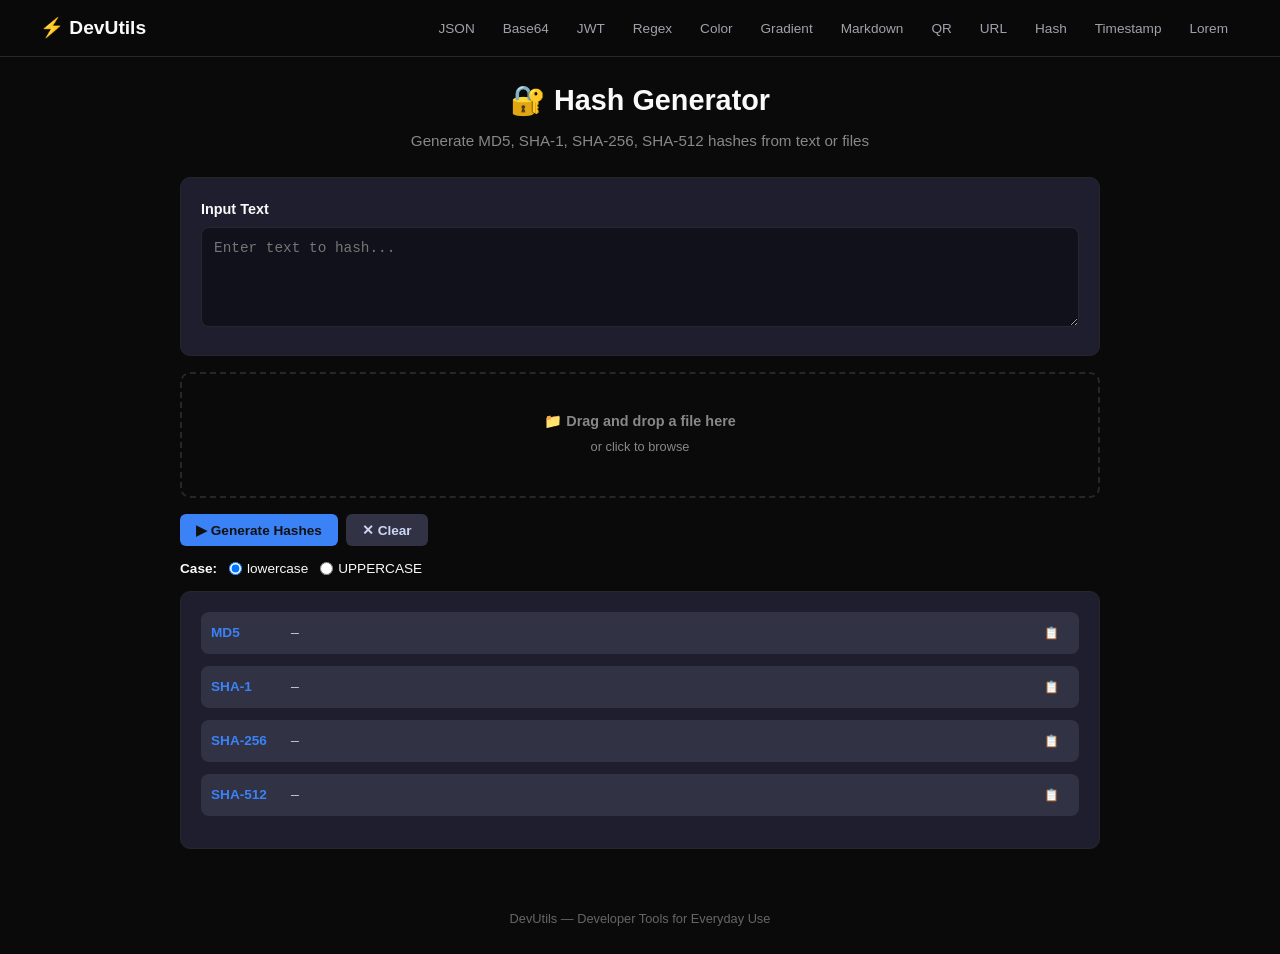
<file: tools/hash-generator.html>
<!DOCTYPE html>
<html lang="en">
<head>
<meta charset="UTF-8">
<meta name="viewport" content="width=device-width, initial-scale=1.0">
<title>Hash Generator - DevUtils</title>
<link rel="stylesheet" href="../css/style.css">
<style>
.tool-container{max-width:960px;margin:0 auto;padding:20px}
.tool-header{text-align:center;margin-bottom:24px}
.tool-header h1{font-size:1.8rem;margin-bottom:6px}
.tool-header p{color:#888;font-size:.95rem}
.panel{background:var(--card-bg,#1e1e2e);border-radius:10px;padding:20px;margin-bottom:16px;border:1px solid var(--border,#333)}
.panel textarea{width:100%;min-height:100px;background:var(--input-bg,#11111b);color:var(--text,#cdd6f4);border:1px solid var(--border,#333);border-radius:8px;padding:12px;font-family:monospace;font-size:.9rem;resize:vertical;box-sizing:border-box}
.panel textarea:focus{outline:none;border-color:var(--accent,#89b4fa)}
.btn{padding:8px 16px;border:none;border-radius:6px;cursor:pointer;font-size:.85rem;font-weight:600;transition:background .2s}
.btn-primary{background:var(--accent,#89b4fa);color:#111}
.btn-secondary{background:var(--surface2,#313244);color:var(--text,#cdd6f4)}
.btn:hover{opacity:.85}
.btn-row{display:flex;gap:8px;flex-wrap:wrap;margin-bottom:12px}
.hash-row{display:flex;align-items:center;gap:10px;margin-bottom:12px;padding:10px;background:var(--surface2,#313244);border-radius:8px}
.hash-row label{min-width:70px;font-weight:700;font-size:.85rem;color:var(--accent,#89b4fa)}
.hash-row .hash-val{flex:1;font-family:monospace;font-size:.82rem;color:var(--text,#cdd6f4);word-break:break-all;user-select:all}
.hash-row .copy-btn{padding:4px 10px;font-size:.75rem}
.drop-zone{border:2px dashed var(--border,#555);border-radius:10px;padding:32px;text-align:center;color:#888;cursor:pointer;transition:border-color .2s,color .2s;margin-bottom:16px}
.drop-zone.drag-over{border-color:var(--accent,#89b4fa);color:var(--accent,#89b4fa)}
.drop-zone p{margin:4px 0;font-size:.9rem}
.toggle-row{display:flex;align-items:center;gap:12px;margin-bottom:12px;font-size:.85rem}
.toggle-row label{display:flex;align-items:center;gap:5px;cursor:pointer}
.file-name{font-size:.82rem;color:#a6adc8;margin-top:6px}
</style>
</head>
<body>
<nav class="navbar"><div class="navbar-inner">
<a class="navbar-brand" href="../index.html">⚡ DevUtils</a>
<button class="menu-toggle" onclick="document.querySelector('.navbar-links').classList.toggle('open')">☰</button>
<ul class="navbar-links">
  <li><a href="json-formatter.html">JSON</a></li>
  <li><a href="base64.html">Base64</a></li>
  <li><a href="jwt-decoder.html">JWT</a></li>
  <li><a href="regex-tester.html">Regex</a></li>
  <li><a href="color-picker.html">Color</a></li>
  <li><a href="css-gradient.html">Gradient</a></li>
  <li><a href="markdown.html">Markdown</a></li>
  <li><a href="qr-generator.html">QR</a></li>
  <li><a href="url-codec.html">URL</a></li>
  <li><a href="hash-generator.html">Hash</a></li>
  <li><a href="timestamp.html">Timestamp</a></li>
  <li><a href="lorem-ipsum.html">Lorem</a></li>
</ul>
</div></nav>

<div class="tool-container">
  <div class="tool-header">
    <h1>🔐 Hash Generator</h1>
    <p>Generate MD5, SHA-1, SHA-256, SHA-512 hashes from text or files</p>
  </div>

  <div class="panel">
    <label style="font-weight:600;font-size:.9rem;margin-bottom:6px;display:block">Input Text</label>
    <textarea id="inputText" placeholder="Enter text to hash..." spellcheck="false"></textarea>
  </div>

  <div class="drop-zone" id="dropZone">
    <p>📁 <strong>Drag and drop a file here</strong></p>
    <p style="font-size:.8rem">or click to browse</p>
    <input type="file" id="fileInput" style="display:none">
    <div class="file-name" id="fileName"></div>
  </div>

  <div class="btn-row">
    <button class="btn btn-primary" onclick="hashText()">▶ Generate Hashes</button>
    <button class="btn btn-secondary" onclick="clearAll()">✕ Clear</button>
  </div>

  <div class="toggle-row">
    <span style="font-weight:600">Case:</span>
    <label><input type="radio" name="case" value="lower" checked> lowercase</label>
    <label><input type="radio" name="case" value="upper"> UPPERCASE</label>
  </div>

  <div class="panel">
    <div class="hash-row"><label>MD5</label><span class="hash-val" id="hashMD5">—</span><button class="btn btn-secondary copy-btn" onclick="copyHash('hashMD5')">📋</button></div>
    <div class="hash-row"><label>SHA-1</label><span class="hash-val" id="hashSHA1">—</span><button class="btn btn-secondary copy-btn" onclick="copyHash('hashSHA1')">📋</button></div>
    <div class="hash-row"><label>SHA-256</label><span class="hash-val" id="hashSHA256">—</span><button class="btn btn-secondary copy-btn" onclick="copyHash('hashSHA256')">📋</button></div>
    <div class="hash-row"><label>SHA-512</label><span class="hash-val" id="hashSHA512">—</span><button class="btn btn-secondary copy-btn" onclick="copyHash('hashSHA512')">📋</button></div>
  </div>
</div>

<footer style="text-align:center;padding:24px;color:#666;font-size:.8rem">
  DevUtils — Developer Tools for Everyday Use
</footer>

<script>
/* MD5 Implementation */
var MD5=function(){function safeAdd(x,y){var lsw=(x&0xFFFF)+(y&0xFFFF);return(x>>16)+(y>>16)+(lsw>>16)<<16|lsw&0xFFFF}
function bitRotateLeft(num,cnt){return num<<cnt|num>>>32-cnt}
function md5cmn(q,a,b,x,s,t){return safeAdd(safeAdd(a,q),safeAdd(x,t))}
function md5ff(a,b,c,d,x,s,t){return md5cmn(b&c|~b&d,a,b,x,s,t)}
function md5gg(a,b,c,d,x,s,t){return md5cmn(b&d|c&~d,a,b,x,s,t)}
function md5hh(a,b,c,d,x,s,t){return md5cmn(b^c^d,a,b,x,s,t)}
function md5ii(a,b,c,d,x,s,t){return md5cmn(c^(b|~d),a,b,x,s,t)}
function binlMD5(x,len){x[len>>5]|=0x80<<len%32;x[(len+64>>>9<<4)+14]=len;var a=1732584193,b=-271733879,c=-1732584194,d=271733878;
for(var i=0;i<x.length;i+=16){var oa=a,ob=b,oc=c,od=d;
a=md5ff(a,b,c,d,x[i],7,-680876936);d=md5ff(d,a,b,c,x[i+1],12,-389564586);c=md5ff(c,d,a,b,x[i+2],17,606105819);b=md5ff(b,c,d,a,x[i+3],22,-1044525330);
a=md5ff(a,b,c,d,x[i+4],7,-176418897);d=md5ff(d,a,b,c,x[i+5],12,1200080426);c=md5ff(c,d,a,b,x[i+6],17,-1473231341);b=md5ff(b,c,d,a,x[i+7],22,-45705983);
a=md5ff(a,b,c,d,x[i+8],7,1770035416);d=md5ff(d,a,b,c,x[i+9],12,-1958414417);c=md5ff(c,d,a,b,x[i+10],17,-42063);b=md5ff(b,c,d,a,x[i+11],22,-1990404162);
a=md5ff(a,b,c,d,x[i+12],7,1804603682);d=md5ff(d,a,b,c,x[i+13],12,-40341101);c=md5ff(c,d,a,b,x[i+14],17,-1502002290);b=md5ff(b,c,d,a,x[i+15],22,1236535329);
a=md5gg(a,b,c,d,x[i+1],5,-165796510);d=md5gg(d,a,b,c,x[i+6],9,-1069501632);c=md5gg(c,d,a,b,x[i+11],14,643717713);b=md5gg(b,c,d,a,x[i],20,-373897302);
a=md5gg(a,b,c,d,x[i+5],5,-701558691);d=md5gg(d,a,b,c,x[i+10],9,38016083);c=md5gg(c,d,a,b,x[i+15],14,-660478335);b=md5gg(b,c,d,a,x[i+4],20,-405537848);
a=md5gg(a,b,c,d,x[i+9],5,568446438);d=md5gg(d,a,b,c,x[i+14],9,-1019803690);c=md5gg(c,d,a,b,x[i+3],14,-187363961);b=md5gg(b,c,d,a,x[i+8],20,1163531501);
a=md5gg(a,b,c,d,x[i+13],5,-1444681467);d=md5gg(d,a,b,c,x[i+2],9,-51403784);c=md5gg(c,d,a,b,x[i+7],14,1735328473);b=md5gg(b,c,d,a,x[i+12],20,-1926607734);
a=md5hh(a,b,c,d,x[i+5],4,-378558);d=md5hh(d,a,b,c,x[i+8],11,-2022574463);c=md5hh(c,d,a,b,x[i+11],16,1839030562);b=md5hh(b,c,d,a,x[i+14],23,-35309556);
a=md5hh(a,b,c,d,x[i+1],4,-1530992060);d=md5hh(d,a,b,c,x[i+4],11,1272893353);c=md5hh(c,d,a,b,x[i+7],16,-155497632);b=md5hh(b,c,d,a,x[i+10],23,-1094730640);
a=md5hh(a,b,c,d,x[i+13],4,681279174);d=md5hh(d,a,b,c,x[i],11,-358537222);c=md5hh(c,d,a,b,x[i+3],16,-722521979);b=md5hh(b,c,d,a,x[i+6],23,76029189);
a=md5hh(a,b,c,d,x[i+9],4,-640364487);d=md5hh(d,a,b,c,x[i+12],11,-421815835);c=md5hh(c,d,a,b,x[i+15],16,530742520);b=md5hh(b,c,d,a,x[i+2],23,-995338651);
a=md5ii(a,b,c,d,x[i],6,-198630844);d=md5ii(d,a,b,c,x[i+7],10,1126891415);c=md5ii(c,d,a,b,x[i+14],15,-1416354905);b=md5ii(b,c,d,a,x[i+5],21,-57434055);
a=md5ii(a,b,c,d,x[i+12],6,1700485571);d=md5ii(d,a,b,c,x[i+3],10,-1894986606);c=md5ii(c,d,a,b,x[i+10],15,-1051523);b=md5ii(b,c,d,a,x[i+1],21,-2054922799);
a=md5ii(a,b,c,d,x[i+8],6,1873313359);d=md5ii(d,a,b,c,x[i+15],10,-30611744);c=md5ii(c,d,a,b,x[i+6],15,-1560198380);b=md5ii(b,c,d,a,x[i+13],21,1309151649);
a=md5ii(a,b,c,d,x[i+4],6,-145523070);d=md5ii(d,a,b,c,x[i+11],10,-1120210379);c=md5ii(c,d,a,b,x[i+2],15,718787259);b=md5ii(b,c,d,a,x[i+9],21,-343485551);
a=safeAdd(a,oa);b=safeAdd(b,ob);c=safeAdd(c,oc);d=safeAdd(d,od)}return[a,b,c,d]}
function binl2hex(bitarray){var hexTab='0123456789abcdef',str='';for(var i=0;i<bitarray.length*32;i+=8){str+=hexTab.charAt(bitarray[i>>5]>>>i%32&0xF)+hexTab.charAt(bitarray[i>>5]>>>i%32+4&0xF)}return str}
function str2binl(str){var bin=[],mask=(1<<8)-1;for(var i=0;i<str.length*8;i+=8)bin[i>>5]|=(str.charCodeAt(i/8)&mask)<<i%32;return bin}
return function(str){var utf8=unescape(encodeURIComponent(str));return binl2hex(binlMD5(str2binl(utf8),utf8.length*8))}
}();

async function hashText(){
  var text=document.getElementById('inputText').value;
  if(!text && currentFileData===null) return;
  var data;
  if(currentFileData!==null){data=currentFileData}
  else{data=new TextEncoder().encode(text)}
  // MD5 - text only
  if(currentFileData===null){
    document.getElementById('hashMD5').textContent=formatHash(MD5(text));
  }else{
    document.getElementById('hashMD5').textContent='(text only)';
  }
  // SHA via crypto
  var uint8=new Uint8Array(data);
  var algos=['SHA-1','SHA-256','SHA-512'];
  for(var k=0;k<algos.length;k++){
    var algo=algos[k];
    var buf=await crypto.subtle.digest(algo,uint8);
    var hex=Array.from(new Uint8Array(buf)).map(function(b){return b.toString(16).padStart(2,'0')}).join('');
    var id='hash'+algo.replace('-','');
    document.getElementById(id).textContent=formatHash(hex);
  }
}

function getCase(){return document.querySelector('input[name=case]:checked').value}
function formatHash(hash){return getCase()==='upper'?hash.toUpperCase():hash.toLowerCase()}

function copyHash(id){
  var text=document.getElementById(id).textContent;
  if(!text||text==='—')return;
  navigator.clipboard.writeText(text);
  var el=document.getElementById(id);
  var orig=el.style.color;el.style.color='#a6e3a1';
  setTimeout(function(){el.style.color=orig},800);
}

function clearAll(){
  document.getElementById('inputText').value='';
  ['hashMD5','hashSHA1','hashSHA256','hashSHA512'].forEach(function(id){
    document.getElementById(id).textContent='—';
  });
  currentFileData=null;
  document.getElementById('fileName').textContent='';
}

var currentFileData=null;
var dropZone=document.getElementById('dropZone');
var fileInput=document.getElementById('fileInput');

dropZone.addEventListener('click',function(){fileInput.click()});
dropZone.addEventListener('dragover',function(e){e.preventDefault();dropZone.classList.add('drag-over')});
dropZone.addEventListener('dragleave',function(){dropZone.classList.remove('drag-over')});
dropZone.addEventListener('drop',function(e){
  e.preventDefault();dropZone.classList.remove('drag-over');
  if(e.dataTransfer.files.length)loadFile(e.dataTransfer.files[0]);
});
fileInput.addEventListener('change',function(){if(fileInput.files.length)loadFile(fileInput.files[0])});

function loadFile(file){
  document.getElementById('fileName').textContent='📄 '+file.name+' ('+formatSize(file.size)+')';
  var reader=new FileReader();
  reader.onload=function(e){currentFileData=e.target.result;hashText()};
  reader.readAsArrayBuffer(file);
}

function formatSize(b){
  if(b<1024)return b+' B';
  if(b<1048576)return(b/1024).toFixed(1)+' KB';
  return(b/1048576).toFixed(1)+' MB';
}

var hashTimer=null;
document.getElementById('inputText').addEventListener('input',function(){
  currentFileData=null;
  document.getElementById('fileName').textContent='';
  clearTimeout(hashTimer);
  hashTimer=setTimeout(hashText,400);
});

document.querySelectorAll('input[name=case]').forEach(function(el){el.addEventListener('change',function(){hashText()})});
</script>
</body>
</html>
</file>
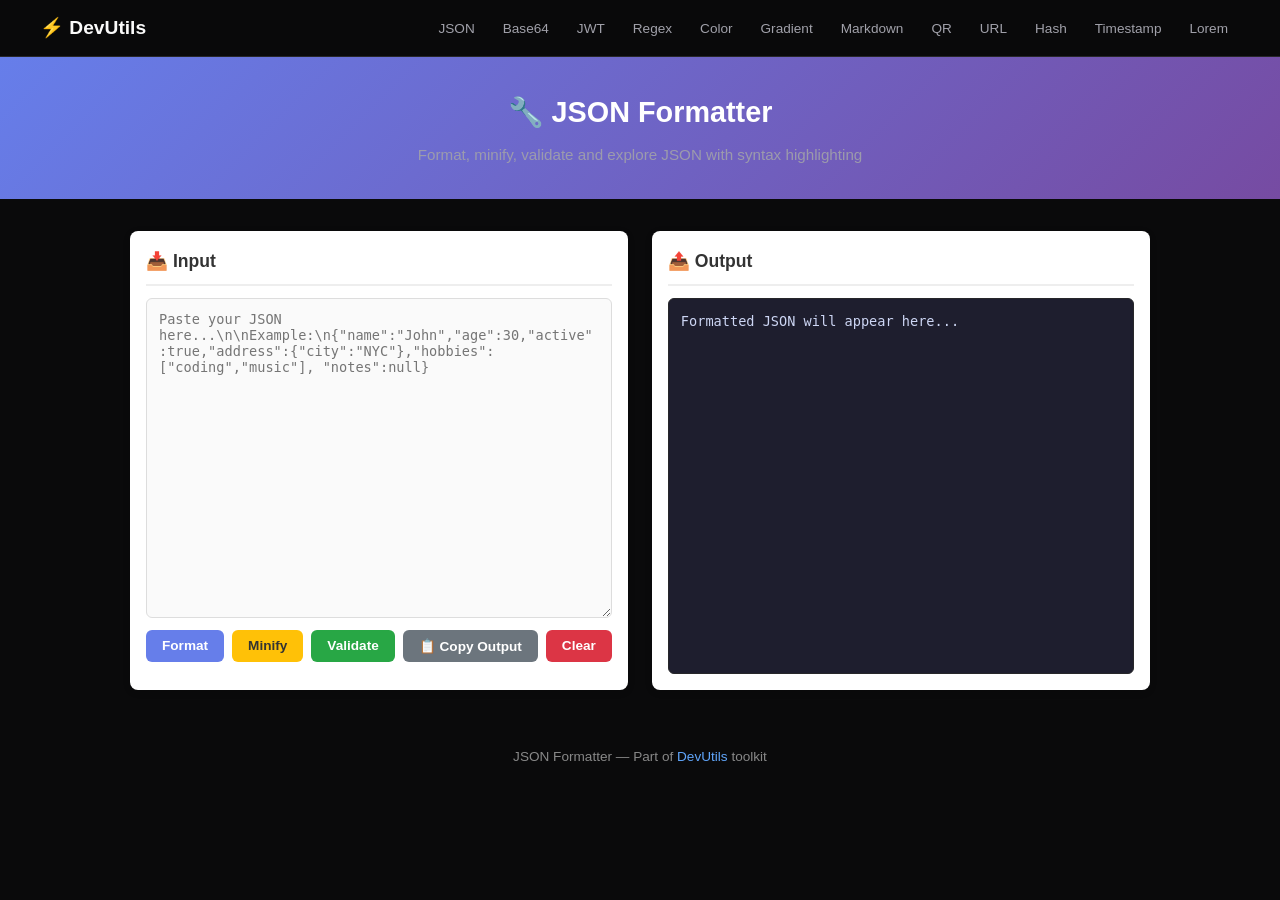
<file: tools/json-formatter.html>
<!DOCTYPE html>
<html lang="en">
<head>
<meta charset="UTF-8">
<meta name="viewport" content="width=device-width, initial-scale=1.0">
<title>JSON Formatter - DevUtils</title>
<link rel="stylesheet" href="../css/style.css">
<style>
  .tool-header{background:linear-gradient(135deg,#667eea 0%,#764ba2 100%);color:#fff;padding:2rem 1rem;text-align:center}
  .tool-header h1{margin:0;font-size:1.8rem}
  .tool-header p{margin:.5rem 0 0;opacity:.9}
  .tool-area{max-width:1100px;margin:1.5rem auto;padding:0 1rem}
  .panels{display:grid;grid-template-columns:1fr 1fr;gap:1.5rem}
  @media(max-width:768px){.panels{grid-template-columns:1fr}}
  .panel{background:#fff;border-radius:8px;box-shadow:0 2px 8px rgba(0,0,0,.08);padding:1rem;display:flex;flex-direction:column}
  .panel h2{margin:0 0 .75rem;font-size:1.1rem;color:#333;border-bottom:2px solid #eee;padding-bottom:.5rem}
  textarea{width:100%;min-height:320px;font-family:'Fira Code',monospace,Consolas;font-size:.85rem;border:1px solid #ddd;border-radius:6px;padding:.75rem;resize:vertical;background:#fafafa;color:#333;box-sizing:border-box}
  textarea:focus{outline:none;border-color:#667eea;box-shadow:0 0 0 3px rgba(102,126,234,.15)}
  .btn-row{display:flex;flex-wrap:wrap;gap:.5rem;margin:.75rem 0}
  .btn{padding:.5rem 1rem;border:none;border-radius:6px;cursor:pointer;font-size:.85rem;font-weight:600;transition:all .2s}
  .btn:hover{transform:translateY(-1px);box-shadow:0 2px 6px rgba(0,0,0,.15)}
  .btn:active{transform:translateY(0)}
  .btn-primary{background:#667eea;color:#fff}
  .btn-secondary{background:#6c757d;color:#fff}
  .btn-success{background:#28a745;color:#fff}
  .btn-warning{background:#ffc107;color:#333}
  .btn-danger{background:#dc3545;color:#fff}
  .output-area{min-height:320px;background:#1e1e2e;border-radius:6px;padding:.75rem;font-family:'Fira Code',monospace,Consolas;font-size:.85rem;overflow:auto;color:#cdd6f4;white-space:pre-wrap;word-break:break-word;line-height:1.5}
  .badge{display:inline-block;padding:.25rem .6rem;border-radius:20px;font-size:.8rem;font-weight:600;margin-bottom:.5rem}
  .badge-valid{background:#d4edda;color:#155724}
  .badge-invalid{background:#f8d7da;color:#721c24}
  .json-key{color:#89b4fa}
  .json-string{color:#a6e3a1}
  .json-number{color:#fab387}
  .json-bool,.json-null{color:#cba6f7}
  .json-bracket{color:#f9e2af}
  .error-msg{background:#f8d7da;color:#721c24;border:1px solid #f5c6cb;border-radius:6px;padding:.75rem;margin-top:.5rem;font-family:monospace;white-space:pre-wrap;display:none}
  footer{text-align:center;padding:2rem 1rem;color:#888;font-size:.85rem}
</style>
</head>
<body>
<nav class="navbar"><div class="navbar-inner">
<a class="navbar-brand" href="../index.html">⚡ DevUtils</a>
<button class="menu-toggle" onclick="document.querySelector('.navbar-links').classList.toggle('open')">☰</button>
<ul class="navbar-links">
  <li><a href="json-formatter.html">JSON</a></li>
  <li><a href="base64.html">Base64</a></li>
  <li><a href="jwt-decoder.html">JWT</a></li>
  <li><a href="regex-tester.html">Regex</a></li>
  <li><a href="color-picker.html">Color</a></li>
  <li><a href="css-gradient.html">Gradient</a></li>
  <li><a href="markdown.html">Markdown</a></li>
  <li><a href="qr-generator.html">QR</a></li>
  <li><a href="url-codec.html">URL</a></li>
  <li><a href="hash-generator.html">Hash</a></li>
  <li><a href="timestamp.html">Timestamp</a></li>
  <li><a href="lorem-ipsum.html">Lorem</a></li>
</ul>
</div></nav>

<div class="tool-header">
  <h1>🔧 JSON Formatter</h1>
  <p>Format, minify, validate and explore JSON with syntax highlighting</p>
</div>

<div class="tool-area">
  <div id="validationBadge"></div>
  <div class="panels">
    <div class="panel">
      <h2>📥 Input</h2>
      <textarea id="jsonInput" placeholder='Paste your JSON here...\n\nExample:\n{"name":"John","age":30,"active":true,"address":{"city":"NYC"},"hobbies":["coding","music"], "notes":null}'></textarea>
      <div class="btn-row">
        <button class="btn btn-primary" onclick="formatJSON()">Format</button>
        <button class="btn btn-warning" onclick="minifyJSON()">Minify</button>
        <button class="btn btn-success" onclick="validateJSON()">Validate</button>
        <button class="btn btn-secondary" onclick="copyOutput()">📋 Copy Output</button>
        <button class="btn btn-danger" onclick="clearAll()">Clear</button>
      </div>
      <div id="errorMsg" class="error-msg"></div>
    </div>
    <div class="panel">
      <h2>📤 Output</h2>
      <div id="jsonOutput" class="output-area">Formatted JSON will appear here...</div>
    </div>
  </div>
</div>

<footer>
  <p>JSON Formatter — Part of <a href="../index.html">DevUtils</a> toolkit</p>
</footer>

<script>
const input = document.getElementById('jsonInput');
const output = document.getElementById('jsonOutput');
const badge = document.getElementById('validationBadge');
const errorEl = document.getElementById('errorMsg');

function showError(msg) {
  errorEl.textContent = msg;
  errorEl.style.display = 'block';
}

function hideError() {
  errorEl.style.display = 'none';
}

function setBadge(valid) {
  badge.innerHTML = valid
    ? '<span class="badge badge-valid">Valid ✅</span>'
    : '<span class="badge badge-invalid">Invalid ❌</span>';
}

function clearBadge() {
  badge.innerHTML = '';
}

function getLineCol(jsonStr, pos) {
  const lines = jsonStr.substring(0, pos).split('\n');
  return { line: lines.length, col: lines[lines.length - 1].length + 1 };
}

function syntaxHighlight(json) {
  // Escape HTML first
  json = json.replace(/&/g, '&amp;').replace(/</g, '&lt;').replace(/>/g, '&gt;');
  // Match tokens
  return json.replace(
    /("(\\u[a-zA-Z0-9]{4}|\\[^u]|[^\\"])*"(\s*:)?|\b(true|false|null)\b|-?\d+(?:\.\d*)?(?:[eE][+\-]?\d+)?)/g,
    function(match) {
      let cls = 'json-number';
      if (/^"/.test(match)) {
        if (/:$/.test(match)) {
          cls = 'json-key';
        } else {
          cls = 'json-string';
        }
      } else if (/true|false/.test(match)) {
        cls = 'json-bool';
      } else if (/null/.test(match)) {
        cls = 'json-null';
      }
      return '<span class="' + cls + '">' + match + '</span>';
    }
  );
}

function formatJSON() {
  hideError();
  const raw = input.value.trim();
  if (!raw) { output.textContent = 'No input provided.'; clearBadge(); return; }
  try {
    const parsed = JSON.parse(raw);
    const formatted = JSON.stringify(parsed, null, 2);
    output.innerHTML = syntaxHighlight(formatted);
    setBadge(true);
  } catch (e) {
    setBadge(false);
    // Try to extract position info
    const posMatch = e.message.match(/position\s+(\d+)/i);
    let detail = e.message;
    if (posMatch) {
      const pos = parseInt(posMatch[1]);
      const lc = getLineCol(raw, pos);
      detail += '\n\n📍 Error near line ' + lc.line + ', column ' + lc.col;
    }
    showError(detail);
    output.textContent = 'Invalid JSON — see error below.';
  }
}

function minifyJSON() {
  hideError();
  const raw = input.value.trim();
  if (!raw) { output.textContent = 'No input provided.'; clearBadge(); return; }
  try {
    const parsed = JSON.parse(raw);
    const minified = JSON.stringify(parsed);
    output.innerHTML = syntaxHighlight(minified);
    setBadge(true);
  } catch (e) {
    setBadge(false);
    const posMatch = e.message.match(/position\s+(\d+)/i);
    let detail = e.message;
    if (posMatch) {
      const pos = parseInt(posMatch[1]);
      const lc = getLineCol(raw, pos);
      detail += '\n\n📍 Error near line ' + lc.line + ', column ' + lc.col;
    }
    showError(detail);
    output.textContent = 'Invalid JSON — see error below.';
  }
}

function validateJSON() {
  hideError();
  const raw = input.value.trim();
  if (!raw) { setBadge(false); showError('No input to validate.'); return; }
  try {
    JSON.parse(raw);
    setBadge(true);
    output.textContent = '✅ JSON is valid!';
  } catch (e) {
    setBadge(false);
    const posMatch = e.message.match(/position\s+(\d+)/i);
    let detail = e.message;
    if (posMatch) {
      const pos = parseInt(posMatch[1]);
      const lc = getLineCol(raw, pos);
      detail += '\n\n📍 Error near line ' + lc.line + ', column ' + lc.col;
    }
    showError(detail);
    output.textContent = '❌ JSON is invalid — see error details.';
  }
}

function copyOutput() {
  const raw = input.value.trim();
  if (!raw) return;
  try {
    const parsed = JSON.parse(raw);
    const text = JSON.stringify(parsed, null, 2);
    navigator.clipboard.writeText(text).then(() => {
      const btn = document.querySelector('.btn-secondary');
      const orig = btn.textContent;
      btn.textContent = '✅ Copied!';
      setTimeout(() => btn.textContent = orig, 1500);
    });
  } catch (e) {
    // Copy raw input if unparseable
    navigator.clipboard.writeText(raw).then(() => {
      const btn = document.querySelector('.btn-secondary');
      const orig = btn.textContent;
      btn.textContent = '✅ Copied raw!';
      setTimeout(() => btn.textContent = orig, 1500);
    });
  }
}

function clearAll() {
  input.value = '';
  output.innerHTML = 'Formatted JSON will appear here...';
  clearBadge();
  hideError();
}

// Allow Tab key in textarea
input.addEventListener('keydown', function(e) {
  if (e.key === 'Tab') {
    e.preventDefault();
    const start = this.selectionStart;
    const end = this.selectionEnd;
    this.value = this.value.substring(0, start) + '  ' + this.value.substring(end);
    this.selectionStart = this.selectionEnd = start + 2;
  }
});
</script>
</body>
</html>
</file>
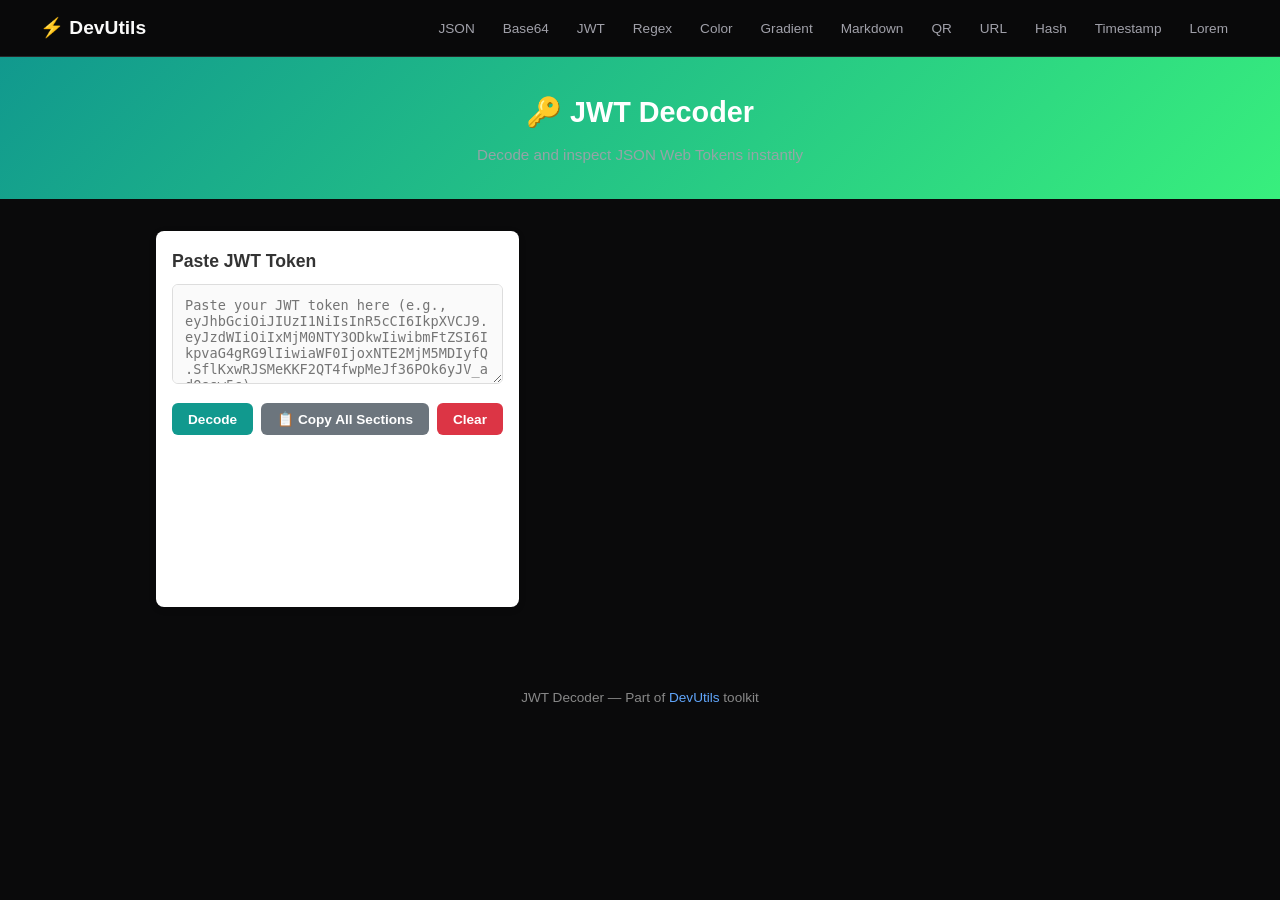
<file: tools/jwt-decoder.html>
<!DOCTYPE html>
<html lang="en">
<head>
<meta charset="UTF-8">
<meta name="viewport" content="width=device-width, initial-scale=1.0">
<title>JWT Decoder - DevUtils</title>
<link rel="stylesheet" href="../css/style.css">
<style>
  .tool-header{background:linear-gradient(135deg,#11998e 0%,#38ef7d 100%);color:#fff;padding:2rem 1rem;text-align:center}
  .tool-header h1{margin:0;font-size:1.8rem}
  .tool-header p{margin:.5rem 0 0;opacity:.9}
  .tool-area{max-width:1000px;margin:1.5rem auto;padding:0 1rem}
  .jwt-input-wrap{background:#fff;border-radius:8px;box-shadow:0 2px 8px rgba(0,0,0,.08);padding:1rem;margin-bottom:1.5rem}
  .jwt-input-wrap h2{margin:0 0 .5rem;font-size:1.1rem;color:#333}
  .jwt-input-wrap textarea{width:100%;min-height:100px;font-family:'Fira Code',monospace,Consolas;font-size:.85rem;border:1px solid #ddd;border-radius:6px;padding:.75rem;resize:vertical;background:#fafafa;color:#333;box-sizing:border-box}
  .jwt-input-wrap textarea:focus{outline:none;border-color:#11998e;box-shadow:0 0 0 3px rgba(17,153,142,.15)}
  .btn-row{display:flex;flex-wrap:wrap;gap:.5rem;margin:.75rem 0}
  .btn{padding:.5rem 1rem;border:none;border-radius:6px;cursor:pointer;font-size:.85rem;font-weight:600;transition:all .2s}
  .btn:hover{transform:translateY(-1px);box-shadow:0 2px 6px rgba(0,0,0,.15)}
  .btn:active{transform:translateY(0)}
  .btn-primary{background:#11998e;color:#fff}
  .btn-secondary{background:#6c757d;color:#fff}
  .btn-danger{background:#dc3545;color:#fff}
  .status-bar{display:flex;flex-wrap:wrap;gap:1rem;align-items:center;margin-bottom:1rem}
  .badge{display:inline-block;padding:.35rem .75rem;border-radius:20px;font-size:.8rem;font-weight:600}
  .badge-valid{background:#d4edda;color:#155724}
  .badge-expired{background:#f8d7da;color:#721c24}
  .badge-nodate{background:#e2e3e5;color:#6c757d}
  .time-info{font-size:.85rem;color:#555}
  .sections{display:flex;flex-direction:column;gap:1rem}
  .section{border-radius:8px;padding:1rem;position:relative}
  .section-header{display:flex;justify-content:space-between;align-items:center;margin-bottom:.5rem}
  .section h3{margin:0;font-size:1rem}
  .section-header .copy-btn{padding:.3rem .6rem;font-size:.75rem;border:none;border-radius:4px;cursor:pointer;background:rgba(255,255,255,.3);color:#fff;font-weight:600}
  .section-header .copy-btn:hover{background:rgba(255,255,255,.5)}
  .section-body{font-family:'Fira Code',monospace,Consolas;font-size:.82rem;white-space:pre-wrap;word-break:break-all;line-height:1.5;color:#f0f0f0}
  .section-header-color{background:rgba(0,0,0,.1);padding:.3rem .6rem;border-radius:4px;font-size:.7rem}
  .section-header-color .dot{display:inline-block;width:10px;height:10px;border-radius:50%;margin-right:.3rem}
  .section-header-color .dot.red{background:#e74c3c}
  .section-header-color .dot.purple{background:#9b59b6}
  .section-header-color .dot.blue{background:#3498db}
  .sec-header{background:linear-gradient(135deg,#e74c3c,#c0392b)}
  .sec-payload{background:linear-gradient(135deg,#9b59b6,#8e44ad)}
  .sec-signature{background:linear-gradient(135deg,#3498db,#2980b9)}
  .error-msg{background:#f8d7da;color:#721c24;border:1px solid #f5c6cb;border-radius:6px;padding:.75rem;margin-top:.5rem;font-family:monospace;white-space:pre-wrap;display:none}
  .json-key{color:#89b4fa}
  .json-string{color:#a6e3a1}
  .json-number{color:#fab387}
  .json-bool,.json-null{color:#cba6f7}
  footer{text-align:center;padding:2rem 1rem;color:#888;font-size:.85rem}
</style>
</head>
<body>
<nav class="navbar"><div class="navbar-inner">
<a class="navbar-brand" href="../index.html">⚡ DevUtils</a>
<button class="menu-toggle" onclick="document.querySelector('.navbar-links').classList.toggle('open')">☰</button>
<ul class="navbar-links">
  <li><a href="json-formatter.html">JSON</a></li>
  <li><a href="base64.html">Base64</a></li>
  <li><a href="jwt-decoder.html">JWT</a></li>
  <li><a href="regex-tester.html">Regex</a></li>
  <li><a href="color-picker.html">Color</a></li>
  <li><a href="css-gradient.html">Gradient</a></li>
  <li><a href="markdown.html">Markdown</a></li>
  <li><a href="qr-generator.html">QR</a></li>
  <li><a href="url-codec.html">URL</a></li>
  <li><a href="hash-generator.html">Hash</a></li>
  <li><a href="timestamp.html">Timestamp</a></li>
  <li><a href="lorem-ipsum.html">Lorem</a></li>
</ul>
</div></nav>

<div class="tool-header">
  <h1>🔑 JWT Decoder</h1>
  <p>Decode and inspect JSON Web Tokens instantly</p>
</div>

<div class="tool-area">
  <div class="jwt-input-wrap">
    <h2>Paste JWT Token</h2>
    <textarea id="jwtInput" placeholder="Paste your JWT token here (e.g., eyJhbGciOiJIUzI1NiIsInR5cCI6IkpXVCJ9.eyJzdWIiOiIxMjM0NTY3ODkwIiwibmFtZSI6IkpvaG4gRG9lIiwiaWF0IjoxNTE2MjM5MDIyfQ.SflKxwRJSMeKKF2QT4fwpMeJf36POk6yJV_adQssw5c)"></textarea>
    <div class="btn-row">
      <button class="btn btn-primary" onclick="decodeJWT()">Decode</button>
      <button class="btn btn-secondary" onclick="copyAll()">📋 Copy All Sections</button>
      <button class="btn btn-danger" onclick="clearAll()">Clear</button>
    </div>
  </div>

  <div id="statusBar" class="status-bar" style="display:none"></div>
  <div id="errorMsg" class="error-msg"></div>

  <div id="sections" class="sections" style="display:none">
    <div class="section sec-header">
      <div class="section-header">
        <h3>📋 Header <span class="section-header-color"><span class="dot red"></span>RED</span></h3>
        <button class="copy-btn" onclick="copySection('header')">📋 Copy</button>
      </div>
      <div id="headerBody" class="section-body"></div>
    </div>
    <div class="section sec-payload">
      <div class="section-header">
        <h3>📦 Payload <span class="section-header-color"><span class="dot purple"></span>PURPLE</span></h3>
        <button class="copy-btn" onclick="copySection('payload')">📋 Copy</button>
      </div>
      <div id="payloadBody" class="section-body"></div>
    </div>
    <div class="section sec-signature">
      <div class="section-header">
        <h3>🔏 Signature <span class="section-header-color"><span class="dot blue"></span>BLUE</span></h3>
        <button class="copy-btn" onclick="copySection('signature')">📋 Copy</button>
      </div>
      <div id="signatureBody" class="section-body"></div>
    </div>
  </div>
</div>

<footer>
  <p>JWT Decoder — Part of <a href="../index.html">DevUtils</a> toolkit</p>
</footer>

<script>
const jwtInput = document.getElementById('jwtInput');
const sectionsEl = document.getElementById('sections');
const statusBar = document.getElementById('statusBar');
const errorEl = document.getElementById('errorMsg');
let decodedHeader = '';
let decodedPayload = '';
let decodedSignature = '';

function b64UrlDecode(str) {
  // Replace URL-safe chars and add padding
  str = str.replace(/-/g, '+').replace(/_/g, '/');
  while (str.length % 4) str += '=';
  const binary = atob(str);
  const bytes = new Uint8Array(binary.length);
  for (let i = 0; i < binary.length; i++) bytes[i] = binary.charCodeAt(i);
  return new TextDecoder().decode(bytes);
}

function b64UrlToHex(str) {
  str = str.replace(/-/g, '+').replace(/_/g, '/');
  while (str.length % 4) str += '=';
  const binary = atob(str);
  let hex = '';
  for (let i = 0; i < binary.length; i++) {
    hex += ('0' + binary.charCodeAt(i).toString(16)).slice(-2);
  }
  return hex;
}

function syntaxHighlight(json) {
  json = json.replace(/&/g, '&amp;').replace(/</g, '&lt;').replace(/>/g, '&gt;');
  return json.replace(
    /("(\\u[a-zA-Z0-9]{4}|\\[^u]|[^\\"])*"(\s*:)?|\b(true|false|null)\b|-?\d+(?:\.\d*)?(?:[eE][+\-]?\d+)?)/g,
    function(match) {
      let cls = 'json-number';
      if (/^"/.test(match)) {
        cls = /:$/.test(match) ? 'json-key' : 'json-string';
      } else if (/true|false/.test(match)) {
        cls = 'json-bool';
      } else if (/null/.test(match)) {
        cls = 'json-null';
      }
      return '<span class="' + cls + '">' + match + '</span>';
    }
  );
}

function formatEpoch(epoch) {
  if (!epoch || isNaN(epoch)) return null;
  const d = new Date(epoch * 1000);
  if (isNaN(d.getTime())) return null;
  return d.toLocaleString();
}

function hideError() { errorEl.style.display = 'none'; }
function showError(msg) {
  errorEl.textContent = msg;
  errorEl.style.display = 'block';
}

function decodeJWT() {
  hideError();
  sectionsEl.style.display = 'none';
  statusBar.style.display = 'none';
  statusBar.innerHTML = '';

  const raw = jwtInput.value.trim();
  if (!raw) { showError('Please paste a JWT token.'); return; }

  const parts = raw.split('.');
  if (parts.length !== 3) {
    showError('Invalid JWT: A JWT must have exactly 3 parts separated by dots (header.payload.signature).\nFound ' + parts.length + ' part(s).');
    return;
  }

  try {
    decodedHeader = b64UrlDecode(parts[0]);
    JSON.parse(decodedHeader); // Validate it's JSON
  } catch (e) {
    showError('Failed to decode header: ' + e.message);
    return;
  }

  try {
    decodedPayload = b64UrlDecode(parts[1]);
    JSON.parse(decodedPayload); // Validate
  } catch (e) {
    showError('Failed to decode payload: ' + e.message);
    return;
  }

  try {
    decodedSignature = b64UrlToHex(parts[2]);
  } catch (e) {
    decodedSignature = '(unable to decode signature)';
  }

  // Display
  document.getElementById('headerBody').innerHTML = syntaxHighlight(JSON.stringify(JSON.parse(decodedHeader), null, 2));
  document.getElementById('payloadBody').innerHTML = syntaxHighlight(JSON.stringify(JSON.parse(decodedPayload), null, 2));
  document.getElementById('signatureBody').textContent = decodedSignature;
  sectionsEl.style.display = 'flex';

  // Status bar — check exp and iat
  try {
    const payload = JSON.parse(decodedPayload);
    let statusHTML = '';
    if (payload.exp) {
      const expDate = formatEpoch(payload.exp);
      const now = Math.floor(Date.now() / 1000);
      if (payload.exp < now) {
        statusHTML += '<span class="badge badge-expired">⏰ Expired</span>';
      } else {
        statusHTML += '<span class="badge badge-valid">✅ Valid (not expired)</span>';
      }
      statusHTML += '<span class="time-info">Expiration: ' + (expDate || 'N/A') + '</span>';
    } else {
      statusHTML += '<span class="badge badge-nodate">ℹ️ No expiration set</span>';
    }
    if (payload.iat) {
      const iatDate = formatEpoch(payload.iat);
      statusHTML += '<span class="time-info">Issued: ' + (iatDate || 'N/A') + '</span>';
    }
    if (payload.nbf) {
      const nbfDate = formatEpoch(payload.nbf);
      statusHTML += '<span class="time-info">Not before: ' + (nbfDate || 'N/A') + '</span>';
    }
    if (statusHTML) {
      statusBar.innerHTML = statusHTML;
      statusBar.style.display = 'flex';
    }
  } catch (e) {}
}

function copySection(type) {
  let text = '';
  if (type === 'header') text = decodedHeader;
  else if (type === 'payload') text = decodedPayload;
  else if (type === 'signature') text = decodedSignature;
  if (!text) return;
  navigator.clipboard.writeText(text).then(() => {
    // Brief visual feedback
  });
}

function copyAll() {
  const all = '=== HEADER ===\n' + decodedHeader + '\n\n=== PAYLOAD ===\n' + decodedPayload + '\n\n=== SIGNATURE ===\n' + decodedSignature;
  if (!decodedHeader && !decodedPayload) return;
  navigator.clipboard.writeText(all);
}

function clearAll() {
  jwtInput.value = '';
  sectionsEl.style.display = 'none';
  statusBar.style.display = 'none';
  hideError();
  decodedHeader = '';
  decodedPayload = '';
  decodedSignature = '';
}

// Auto-decode on paste
jwtInput.addEventListener('paste', function() {
  setTimeout(decodeJWT, 50);
});
</script>
</body>
</html>
</file>
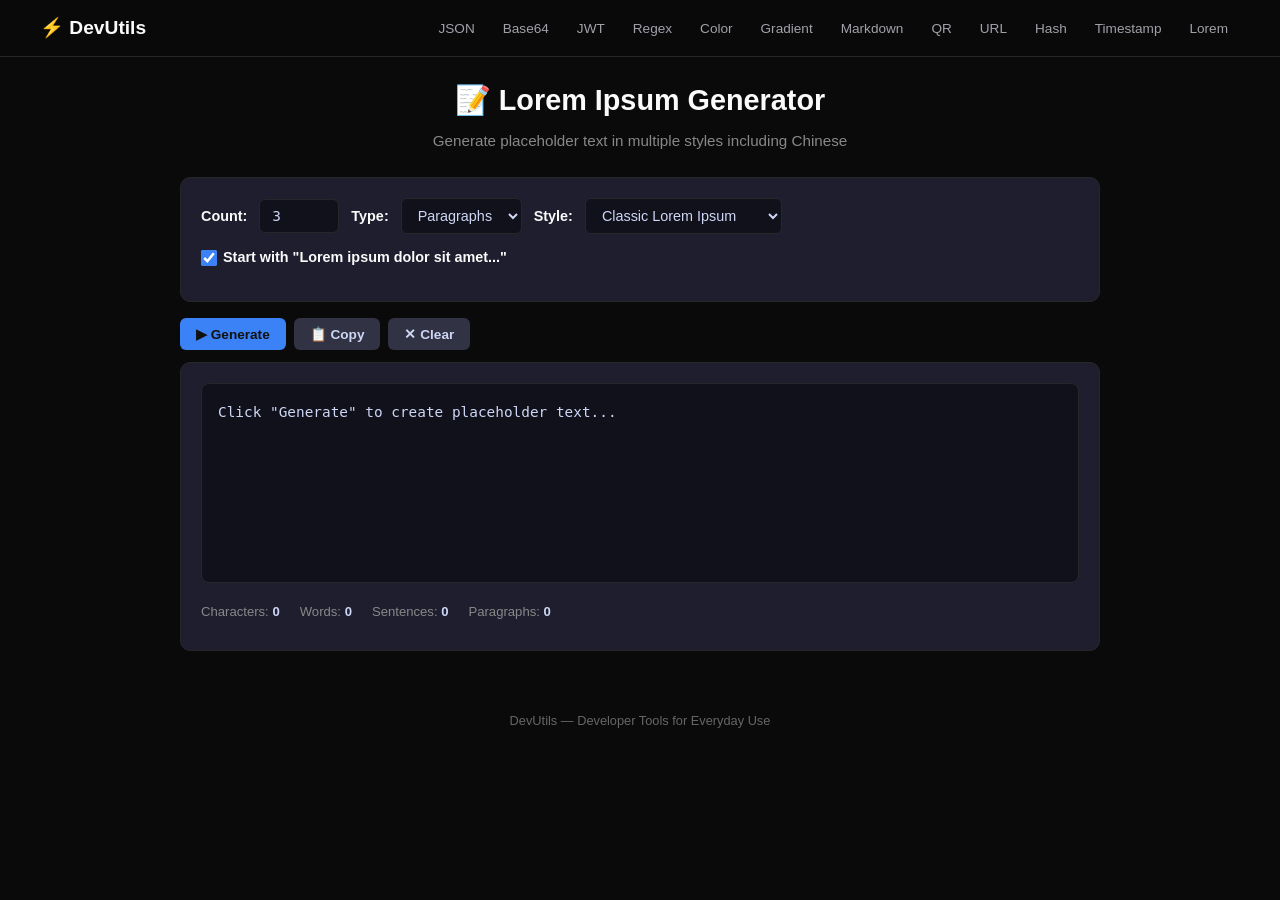
<file: tools/lorem-ipsum.html>
<!DOCTYPE html>
<html lang="en">
<head>
<meta charset="UTF-8">
<meta name="viewport" content="width=device-width, initial-scale=1.0">
<title>Lorem Ipsum Generator - DevUtils</title>
<link rel="stylesheet" href="../css/style.css">
<style>
.tool-container{max-width:960px;margin:0 auto;padding:20px}
.tool-header{text-align:center;margin-bottom:24px}
.tool-header h1{font-size:1.8rem;margin-bottom:6px}
.tool-header p{color:#888;font-size:.95rem}
.panel{background:var(--card-bg,#1e1e2e);border-radius:10px;padding:20px;margin-bottom:16px;border:1px solid var(--border,#333)}
.btn{padding:8px 16px;border:none;border-radius:6px;cursor:pointer;font-size:.85rem;font-weight:600;transition:background .2s}
.btn-primary{background:var(--accent,#89b4fa);color:#111}
.btn-secondary{background:var(--surface2,#313244);color:var(--text,#cdd6f4)}
.btn:hover{opacity:.85}
.btn-row{display:flex;gap:8px;flex-wrap:wrap;margin-bottom:12px}
.input-row{display:flex;gap:12px;align-items:center;margin-bottom:12px;flex-wrap:wrap}
.input-row label{font-weight:600;font-size:.9rem}
.input-row input[type=number]{background:var(--input-bg,#11111b);color:var(--text,#cdd6f4);border:1px solid var(--border,#333);border-radius:6px;padding:8px 12px;width:80px;font-size:.9rem}
.input-row input[type=number]:focus{outline:none;border-color:var(--accent,#89b4fa)}
.input-row select{background:var(--input-bg,#11111b);color:var(--text,#cdd6f4);border:1px solid var(--border,#333);border-radius:6px;padding:8px 12px;font-size:.9rem}
.toggle-label{display:flex;align-items:center;gap:6px;font-size:.9rem;cursor:pointer;user-select:none}
.toggle-label input[type=checkbox]{accent-color:var(--accent,#89b4fa);width:16px;height:16px}
.output-area{background:var(--input-bg,#11111b);border:1px solid var(--border,#333);border-radius:8px;padding:16px;min-height:200px;max-height:500px;overflow-y:auto;font-size:.9rem;line-height:1.7;color:var(--text,#cdd6f4);white-space:pre-wrap}
.output-area p{margin:0 0 12px}
.output-area p:last-child{margin-bottom:0}
.stats-row{display:flex;gap:20px;font-size:.82rem;color:#888;margin-top:10px;padding:8px 0}
.stats-row strong{color:var(--text,#cdd6f4)}
</style>
</head>
<body>
<nav class="navbar"><div class="navbar-inner">
<a class="navbar-brand" href="../index.html">⚡ DevUtils</a>
<button class="menu-toggle" onclick="document.querySelector('.navbar-links').classList.toggle('open')">☰</button>
<ul class="navbar-links">
  <li><a href="json-formatter.html">JSON</a></li>
  <li><a href="base64.html">Base64</a></li>
  <li><a href="jwt-decoder.html">JWT</a></li>
  <li><a href="regex-tester.html">Regex</a></li>
  <li><a href="color-picker.html">Color</a></li>
  <li><a href="css-gradient.html">Gradient</a></li>
  <li><a href="markdown.html">Markdown</a></li>
  <li><a href="qr-generator.html">QR</a></li>
  <li><a href="url-codec.html">URL</a></li>
  <li><a href="hash-generator.html">Hash</a></li>
  <li><a href="timestamp.html">Timestamp</a></li>
  <li><a href="lorem-ipsum.html">Lorem</a></li>
</ul>
</div></nav>

<div class="tool-container">
  <div class="tool-header">
    <h1>📝 Lorem Ipsum Generator</h1>
    <p>Generate placeholder text in multiple styles including Chinese</p>
  </div>

  <div class="panel">
    <div class="input-row">
      <label>Count:</label>
      <input type="number" id="countInput" value="3" min="1" max="100">
      <label>Type:</label>
      <select id="typeSelect">
        <option value="paragraphs">Paragraphs</option>
        <option value="sentences">Sentences</option>
        <option value="words">Words</option>
      </select>
      <label>Style:</label>
      <select id="styleSelect">
        <option value="classic">Classic Lorem Ipsum</option>
        <option value="hipster">Hipster Ipsum (Tech)</option>
        <option value="chinese">中文占位文本 (Chinese)</option>
      </select>
    </div>
    <div class="input-row">
      <label class="toggle-label">
        <input type="checkbox" id="startWithLorem" checked>
        Start with "Lorem ipsum dolor sit amet..."
      </label>
    </div>
  </div>

  <div class="btn-row">
    <button class="btn btn-primary" onclick="generate()">▶ Generate</button>
    <button class="btn btn-secondary" onclick="copyOutput()">📋 Copy</button>
    <button class="btn btn-secondary" onclick="clearOutput()">✕ Clear</button>
  </div>

  <div class="panel">
    <div class="output-area" id="outputArea">Click "Generate" to create placeholder text...</div>
    <div class="stats-row">
      <span>Characters: <strong id="charCount">0</strong></span>
      <span>Words: <strong id="wordCount">0</strong></span>
      <span>Sentences: <strong id="sentCount">0</strong></span>
      <span>Paragraphs: <strong id="paraCount">0</strong></span>
    </div>
  </div>
</div>

<footer style="text-align:center;padding:24px;color:#666;font-size:.8rem">
  DevUtils — Developer Tools for Everyday Use
</footer>

<script>
/* Classic Lorem Ipsum */
const loremWords='lorem ipsum dolor sit amet consectetur adipiscing elit sed do eiusmod tempor incididunt ut labore et dolore magna aliqua ut enim ad minim veniam quis nostrud exercitation ullamco laboris nisi ut aliquip ex ea commodo consequat duis aute irure dolor in reprehenderit in voluptate velit esse cillum dolore eu fugiat nulla pariatur excepteur sint occaecat cupidatat non proident sunt in culpa qui officia deserunt mollit anim id est laborum cras mattis consectetur purus sit amet fermentum donec sed odio dui maecenas faucibus mollis interdum nullam quis risus eget urna mollis ornare vel eu leo praesent commodo cursus magna vel scelerisque nisl consectetur et vivamus sagittis lacus vel augue laoreet rutrum faucibus dolor auctor etiam porta sem malesuada magna mollis euismod morbi leo risus porta ac consectetur ac vestibulum at eros fusce dapibus tellus ac cursus commodo tortor mauris condimentum nibh ut fermentum massa justo sit amet risus integer posuere erat a ante venenatis dapibus posuere velit aliquet aenean lacinia bibendum nulla sed consectetur'.split(' ');

/* Hipster Ipsum (Tech-themed) */
const hipsterWords='artisan craft beer kombucha aesthetic vinyl typewriter sustainable kinfolk thundercats taxidermy banjo blog air plant cold-pressed flannel tbh vexillologist literally portland trust fund single-origin coffee jean shorts chillwave actually skateboard mustache roof party paleo gastropub williamsburg chartreuse synth ethical tofu heirloom post-ironic umami tilde put a bird on it fixie bitters letterpress XOXO lo-fi master cleanse celiac poutine vegan poke mediterranean yuccie brunch next level schlitz pop-up green juice hexagon franzen hot chicken readymade disrupt bitters asymmetric dreamcatcher enamel pin fanny pack microdosing normcore vaporware helvetica deep v migas fingerstache lyft selfies you probably haven\'t heard of them tumblr pour-over semiotics iceland narwhal direct trade shoreditch beard bushwick cornhole humblebrag marfa stumptown wolf salvia raclette four loko mumblecore intelligentsia farm-to-table kickstarter hashtag waistcoat bushwick copper mug echo park chia shabby chic blue bottle stumptown 8-bit listicle locavore cliche raw denim flexitarian godard seitan pinterest butcher irony church-key brooklyn cred aesthetic swag chambray hashtag salvia bushwick readymade cloud bread hack slow-carb occupy'.split(' ');

/* Chinese placeholder text */
const chineseSentences=[
  '天地玄黄，宇宙洪荒。日月盈昃，辰宿列张。寒来暑往，秋收冬藏。',
  '闰余成岁，律吕调阳。云腾致雨，露结为霜。金生丽水，玉出昆冈。',
  '剑号巨阙，珠称夜光。果珍李柰，菜重芥姜。海咸河淡，鳞潜羽翔。',
  '龙师火帝，鸟官人皇。始制文字，乃服衣裳。推位让国，有虞陶唐。',
  '吊民伐罪，周发殷汤。坐朝问道，垂拱平章。爱育黎首，臣伏戎羌。',
  '遐迩一体，率宾归王。鸣凤在竹，白驹食场。化被草木，赖及万方。',
  '盖此身发，四大五常。恭惟鞠养，岂敢毁伤。女慕贞洁，男效才良。',
  '知过必改，得能莫忘。罔谈彼短，靡恃己长。信使可覆，器欲难量。',
  '墨悲丝染，诗赞羔羊。景行维贤，克念作圣。德建名立，形端表正。',
  '空谷传声，虚堂习听。祸因恶积，福缘善庆。尺璧非宝，寸阴是竞。',
  '资父事君，曰严与敬。孝当竭力，忠则尽命。临深履薄，夙兴温凊。',
  '似兰斯馨，如松之盛。川流不息，渊澄取映。容止若思，言辞安定。',
  '笃初诚美，慎终宜令。荣业所基，籍甚无竟。学优登仕，摄职从政。',
  '存以甘棠，去而益咏。乐殊贵贱，礼别尊卑。上和下睦，夫唱妇随。',
  '孔怀兄弟，同气连枝。交友投分，切磨箴规。仁慈隐恻，造次弗离。',
  '节义廉退，颠沛匪亏。性静情逸，心动神疲。守真志满，逐物意移。',
  '坚持雅操，好爵自縻。都邑华夏，东西二京。背邙面洛，浮渭据泾。',
];

const classicOpening='Lorem ipsum dolor sit amet, consectetur adipiscing elit. ';

function randInt(min,max){return Math.floor(Math.random()*(max-min+1))+min}
function pick(arr){return arr[randInt(0,arr.length-1)]}

function generateClassicSentence(minW=6,maxW=15){
  const len=randInt(minW,maxW);
  let words=[];
  for(let i=0;i<len;i++)words.push(pick(loremWords));
  words[0]=words[0].charAt(0).toUpperCase()+words[0].slice(1);
  return words.join(' ')+'.';
}

function generateClassicParagraph(){
  const count=randInt(4,8);
  let sentences=[];
  for(let i=0;i<count;i++)sentences.push(generateClassicSentence());
  return sentences.join(' ');
}

function generateHipsterSentence(){
  const len=randInt(5,12);
  let words=[];
  for(let i=0;i<len;i++)words.push(pick(hipsterWords));
  words[0]=words[0].charAt(0).toUpperCase()+words[0].slice(1);
  return words.join(' ')+'.';
}

function generateHipsterParagraph(){
  const count=randInt(4,7);
  let sentences=[];
  for(let i=0;i<count;i++)sentences.push(generateHipsterSentence());
  return sentences.join(' ');
}

function generateChineseParagraph(){
  const count=randInt(2,4);
  let sents=[];
  for(let i=0;i<count;i++)sents.push(pick(chineseSentences));
  return sents.join('');
}

function generate(){
  const count=Math.max(1,Math.min(100,parseInt(document.getElementById('countInput').value)||3));
  const type=document.getElementById('typeSelect').value;
  const style=document.getElementById('styleSelect').value;
  const startClassic=document.getElementById('startWithLorem').checked;
  let result='';

  if(style==='chinese'){
    if(type==='paragraphs'){
      let paras=[];
      for(let i=0;i<count;i++)paras.push(generateChineseParagraph());
      result=paras.join('\n\n');
    }else if(type==='sentences'){
      let sents=[];
      for(let i=0;i<count;i++)sents.push(pick(chineseSentences));
      result=sents.join('');
    }else{
      // words - pick random substrings
      let allText=chineseSentences.join('');
      // Just take first count*4 chars as "words"
      result=allText.slice(0,count*4);
    }
  }else if(style==='hipster'){
    if(type==='paragraphs'){
      let paras=[];
      for(let i=0;i<count;i++){
        let p=generateHipsterParagraph();
        if(i===0&&startClassic)p='Helvetica poster ironic kombucha craft beer. '+p;
        paras.push(p);
      }
      result=paras.join('\n\n');
    }else if(type==='sentences'){
      let sents=[];
      for(let i=0;i<count;i++)sents.push(generateHipsterSentence());
      result=sents.join(' ');
    }else{
      let words=[];
      for(let i=0;i<count;i++)words.push(pick(hipsterWords));
      result=words.join(' ');
    }
  }else{
    // classic
    if(type==='paragraphs'){
      let paras=[];
      for(let i=0;i<count;i++){
        let p='';
        if(i===0&&startClassic)p=classicOpening+generateClassicSentence(5,12)+' ';
        p+=generateClassicParagraph();
        paras.push(p);
      }
      result=paras.join('\n\n');
    }else if(type==='sentences'){
      let sents=[];
      for(let i=0;i<count;i++){
        if(i===0&&startClassic)sents.push('Lorem ipsum dolor sit amet, consectetur adipiscing elit.');
        else sents.push(generateClassicSentence());
      }
      result=sents.join(' ');
    }else{
      let words=[];
      if(startClassic){
        const loremStart='lorem ipsum dolor sit amet'.split(' ');
        for(let i=0;i<Math.min(loremStart.length,count);i++)words.push(loremStart[i]);
      }
      while(words.length<count)words.push(pick(loremWords));
      result=words.join(' ');
    }
  }

  const outputArea=document.getElementById('outputArea');
  // Format with <p> tags for paragraphs
  if(type==='paragraphs'){
    outputArea.innerHTML=result.split('\n\n').map(p=>'<p>'+p+'</p>').join('');
  }else{
    outputArea.innerHTML='<p>'+result+'</p>';
  }

  // Stats
  const plainText=outputArea.textContent||outputArea.innerText;
  document.getElementById('charCount').textContent=plainText.length;
  const wordArr=plainText.trim().split(/\s+/).filter(w=>w.length>0);
  document.getElementById('wordCount').textContent=wordArr.length;
  const sentMatch=plainText.match(/[.!?。！？]+/g);
  document.getElementById('sentCount').textContent=sentMatch?sentMatch.length:0;
  if(type==='paragraphs'){
    document.getElementById('paraCount').textContent=result.split('\n\n').length;
  }else{
    document.getElementById('paraCount').textContent='1';
  }
}

function copyOutput(){
  const el=document.getElementById('outputArea');
  const text=el.textContent||el.innerText;
  navigator.clipboard.writeText(text).then(()=>{
    const btns=document.querySelectorAll('.btn-row .btn-secondary');
    const copyBtn=btns[0];
    const orig=copyBtn.textContent;copyBtn.textContent='✓ Copied!';
    setTimeout(()=>copyBtn.textContent=orig,1500);
  });
}

function clearOutput(){
  document.getElementById('outputArea').innerHTML='Click "Generate" to create placeholder text...';
  document.getElementById('charCount').textContent='0';
  document.getElementById('wordCount').textContent='0';
  document.getElementById('sentCount').textContent='0';
  document.getElementById('paraCount').textContent='0';
}

// Generate on Enter key
document.getElementById('countInput').addEventListener('keydown',e=>{if(e.key==='Enter')generate()});
</script>
</body>
</html>
</file>
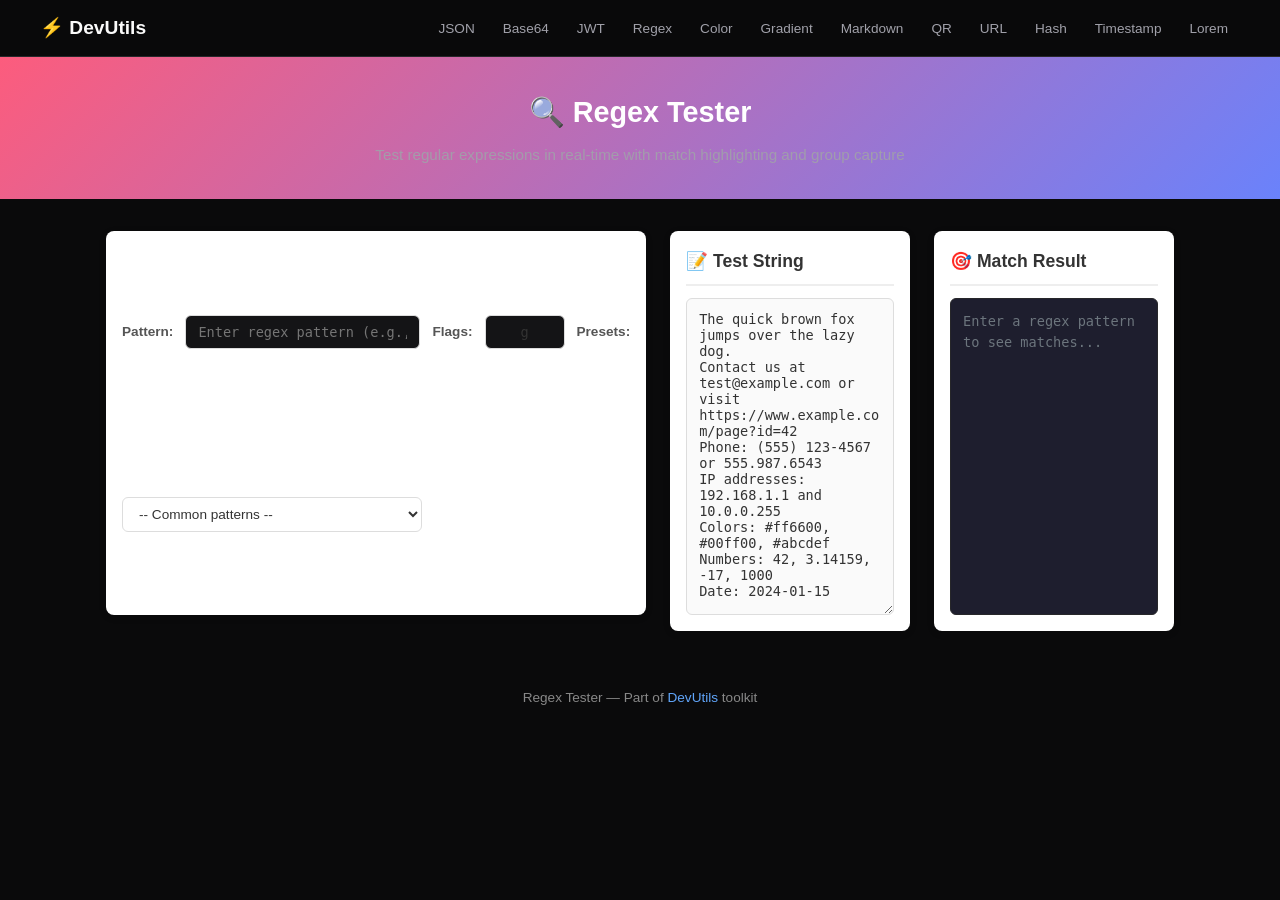
<file: tools/regex-tester.html>
<!DOCTYPE html>
<html lang="en">
<head>
<meta charset="UTF-8">
<meta name="viewport" content="width=device-width, initial-scale=1.0">
<title>Regex Tester - DevUtils</title>
<link rel="stylesheet" href="../css/style.css">
<style>
  .tool-header{background:linear-gradient(135deg,#fc5c7d 0%,#6a82fb 100%);color:#fff;padding:2rem 1rem;text-align:center}
  .tool-header h1{margin:0;font-size:1.8rem}
  .tool-header p{margin:.5rem 0 0;opacity:.9}
  .tool-area{max-width:1100px;margin:1.5rem auto;padding:0 1rem}
  .regex-controls{background:#fff;border-radius:8px;box-shadow:0 2px 8px rgba(0,0,0,.08);padding:1rem;margin-bottom:1rem;display:flex;flex-wrap:wrap;gap:.75rem;align-items:center}
  .regex-controls label{font-weight:600;font-size:.85rem;color:#555}
  .regex-controls input[type="text"]{padding:.5rem .75rem;border:1px solid #ddd;border-radius:6px;font-family:'Fira Code',monospace,Consolas;font-size:.85rem;color:#333}
  .regex-controls input[type="text"]:focus{outline:none;border-color:#6a82fb;box-shadow:0 0 0 3px rgba(106,130,251,.15)}
  #regexPattern{flex:1;min-width:200px}
  #regexFlags{width:80px;text-align:center}
  .regex-controls select{padding:.5rem .75rem;border:1px solid #ddd;border-radius:6px;font-size:.85rem;color:#333;background:#fff;cursor:pointer}
  .panels{display:grid;grid-template-columns:1fr 1fr;gap:1.5rem}
  @media(max-width:768px){.panels{grid-template-columns:1fr}}
  .panel{background:#fff;border-radius:8px;box-shadow:0 2px 8px rgba(0,0,0,.08);padding:1rem;display:flex;flex-direction:column}
  .panel h2{margin:0 0 .75rem;font-size:1.1rem;color:#333;border-bottom:2px solid #eee;padding-bottom:.5rem}
  textarea{width:100%;min-height:200px;font-family:'Fira Code',monospace,Consolas;font-size:.85rem;border:1px solid #ddd;border-radius:6px;padding:.75rem;resize:vertical;background:#fafafa;color:#333;box-sizing:border-box}
  textarea:focus{outline:none;border-color:#6a82fb;box-shadow:0 0 0 3px rgba(106,130,251,.15)}
  .output-area{min-height:200px;background:#1e1e2e;border-radius:6px;padding:.75rem;font-family:'Fira Code',monospace,Consolas;font-size:.85rem;overflow:auto;color:#cdd6f4;white-space:pre-wrap;word-break:break-word;line-height:1.6}
  .match-count{background:#e8f4fd;color:#0c5460;border:1px solid #bee5eb;border-radius:6px;padding:.5rem .75rem;margin:.75rem 0;font-size:.85rem;font-weight:600}
  .match-count strong{color:#6a82fb;font-size:1.1rem}
  .highlight{background:#6a82fb;color:#fff;border-radius:3px;padding:0 2px}
  .group1{background:#e74c3c;color:#fff;border-radius:3px;padding:0 2px}
  .groups-table{width:100%;border-collapse:collapse;margin-top:.75rem;font-size:.82rem}
  .groups-table th{background:#f8f9fa;text-align:left;padding:.5rem;border:1px solid #dee2e6;font-weight:600;color:#555}
  .groups-table td{padding:.5rem;border:1px solid #dee2e6;font-family:'Fira Code',monospace,Consolas;word-break:break-all}
  .groups-table tr:nth-child(even){background:#f8f9fa}
  .error-msg{background:#f8d7da;color:#721c24;border:1px solid #f5c6cb;border-radius:6px;padding:.75rem;margin-top:.5rem;font-family:monospace;white-space:pre-wrap;display:none}
  .groups-section{background:#fff;border-radius:8px;box-shadow:0 2px 8px rgba(0,0,0,.08);padding:1rem;margin-top:1rem}
  .groups-section h2{margin:0 0 .5rem;font-size:1.1rem;color:#333}
  footer{text-align:center;padding:2rem 1rem;color:#888;font-size:.85rem}
</style>
</head>
<body>
<nav class="navbar"><div class="navbar-inner">
<a class="navbar-brand" href="../index.html">⚡ DevUtils</a>
<button class="menu-toggle" onclick="document.querySelector('.navbar-links').classList.toggle('open')">☰</button>
<ul class="navbar-links">
  <li><a href="json-formatter.html">JSON</a></li>
  <li><a href="base64.html">Base64</a></li>
  <li><a href="jwt-decoder.html">JWT</a></li>
  <li><a href="regex-tester.html">Regex</a></li>
  <li><a href="color-picker.html">Color</a></li>
  <li><a href="css-gradient.html">Gradient</a></li>
  <li><a href="markdown.html">Markdown</a></li>
  <li><a href="qr-generator.html">QR</a></li>
  <li><a href="url-codec.html">URL</a></li>
  <li><a href="hash-generator.html">Hash</a></li>
  <li><a href="timestamp.html">Timestamp</a></li>
  <li><a href="lorem-ipsum.html">Lorem</a></li>
</ul>
</div></nav>

<div class="tool-header">
  <h1>🔍 Regex Tester</h1>
  <p>Test regular expressions in real-time with match highlighting and group capture</p>
</div>

<div class="tool-area">
  <div class="regex-controls">
    <label for="regexPattern">Pattern:</label>
    <input type="text" id="regexPattern" placeholder="Enter regex pattern (e.g., \d+)" oninput="runRegex()">
    <label for="regexFlags">Flags:</label>
    <input type="text" id="regexFlags" value="g" placeholder="gim" oninput="runRegex()">
    <label>Presets:</label>
    <select id="presetSelect" onchange="applyPreset()">
      <option value="">-- Common patterns --</option>
      <option value="email">Email</option>
      <option value="url">URL</option>
      <option value="phone">Phone (US)</option>
      <option value="ip">IPv4 Address</option>
      <option value="ipv6">IPv6 Address</option>
      <option value="date">Date (YYYY-MM-DD)</option>
      <option value="hex">Hex Color</option>
      <option value="number">Decimal Number</option>
      <option value="tag">HTML Tag</option>
      <option value="creditcard">Credit Card</option>
      <option value="username">Username (alphanumeric)</option>
      <option value="password">Password (8+, upper+lower+digit+special)</option>
    </select>
  </div>

  <div class="panels">
    <div class="panel">
      <h2>📝 Test String</h2>
      <textarea id="testString" placeholder="Enter your test string here..." oninput="runRegex()">The quick brown fox jumps over the lazy dog.
Contact us at test@example.com or visit https://www.example.com/page?id=42
Phone: (555) 123-4567 or 555.987.6543
IP addresses: 192.168.1.1 and 10.0.0.255
Colors: #ff6600, #00ff00, #abcdef
Numbers: 42, 3.14159, -17, 1000
Date: 2024-01-15</textarea>
    </div>
    <div class="panel">
      <h2>🎯 Match Result</h2>
      <div id="matchCount" class="match-count" style="display:none"></div>
      <div id="matchOutput" class="output-area">Matches will appear here...</div>
    </div>
  </div>

  <div id="groupsSection" class="groups-section" style="display:none">
    <h2>📊 Capture Groups</h2>
    <table class="groups-table" id="groupsTable">
      <thead>
        <tr><th>Match #</th><th>Full Match</th><th>Groups</th><th>Index</th></tr>
      </thead>
      <tbody id="groupsBody"></tbody>
    </table>
  </div>

  <div id="errorMsg" class="error-msg"></div>
</div>

<footer>
  <p>Regex Tester — Part of <a href="../index.html">DevUtils</a> toolkit</p>
</footer>

<script>
const patternEl = document.getElementById('regexPattern');
const flagsEl = document.getElementById('regexFlags');
const testEl = document.getElementById('testString');
const matchOutput = document.getElementById('matchOutput');
const matchCountEl = document.getElementById('matchCount');
const groupsSection = document.getElementById('groupsSection');
const groupsBody = document.getElementById('groupsBody');
const errorEl = document.getElementById('errorMsg');

const presets = {
  email: { pattern: '[a-zA-Z0-9._%+-]+@[a-zA-Z0-9.-]+\\.[a-zA-Z]{2,}', flags: 'gi' },
  url: { pattern: 'https?:\\/\\/[\\w\\-]+(\\.[\\w\\-]+)+[\\/\\w\\-._~:?#@!$&\'()*+,;=%]*', flags: 'gi' },
  phone: { pattern: '(?:\\(\\d{3}\\)|\\d{3})[-.\\s]?\\d{3}[-.\\s]?\\d{4}', flags: 'g' },
  ip: { pattern: '\\b(?:(?:25[0-5]|2[0-4]\\d|[01]?\\d\\d?)\\.){3}(?:25[0-5]|2[0-4]\\d|[01]?\\d\\d?)\\b', flags: 'g' },
  ipv6: { pattern: '(?:[0-9a-fA-F]{1,4}:){7}[0-9a-fA-F]{1,4}', flags: 'g' },
  date: { pattern: '\\d{4}-(?:0[1-9]|1[0-2])-(?:0[1-9]|[12]\\d|3[01])', flags: 'g' },
  hex: { pattern: '#(?:[0-9a-fA-F]{3}){1,2}\\b', flags: 'gi' },
  number: { pattern: '-?\\d+(?:\\.\\d+)?', flags: 'g' },
  tag: { pattern: '<\\/?[a-zA-Z][\\w\\-]*(?:\\s[^>]*)?>', flags: 'g' },
  creditcard: { pattern: '\\b(?:\\d[ -]*?){13,19}\\b', flags: 'g' },
  username: { pattern: '^[a-zA-Z0-9_]{3,20}$', flags: 'gm' },
  password: { pattern: '(?=.*[a-z])(?=.*[A-Z])(?=.*\\d)(?=.*[!@#$%^&*]).{8,}', flags: '' }
};

function applyPreset() {
  const sel = document.getElementById('presetSelect').value;
  if (!sel) return;
  const p = presets[sel];
  patternEl.value = p.pattern;
  flagsEl.value = p.flags;
  runRegex();
}

function hideError() { errorEl.style.display = 'none'; }
function showError(msg) {
  errorEl.textContent = msg;
  errorEl.style.display = 'block';
}

function escapeHtml(str) {
  return str.replace(/&/g, '&amp;').replace(/</g, '&lt;').replace(/>/g, '&gt;');
}

function runRegex() {
  hideError();
  const pattern = patternEl.value;
  const flags = flagsEl.value;
  const testStr = testEl.value;

  if (!pattern) {
    matchOutput.innerHTML = '<span style="color:#6c757d">Enter a regex pattern to see matches...</span>';
    matchCountEl.style.display = 'none';
    groupsSection.style.display = 'none';
    return;
  }

  if (!testStr) {
    matchOutput.innerHTML = '<span style="color:#6c757d">Enter a test string...</span>';
    matchCountEl.style.display = 'none';
    groupsSection.style.display = 'none';
    return;
  }

  let regex;
  try {
    regex = new RegExp(pattern, flags);
  } catch (e) {
    showError('Invalid regex: ' + e.message);
    matchOutput.innerHTML = '<span style="color:#f38ba8">⚠ Invalid regular expression</span>';
    matchCountEl.style.display = 'none';
    groupsSection.style.display = 'none';
    return;
  }

  // Collect all matches
  const matches = [];
  if (flags.includes('g')) {
    let m;
    // Use a copy to avoid infinite loops with zero-length matches
    let lastIndex = -1;
    const re = new RegExp(pattern, flags);
    while ((m = re.exec(testStr)) !== null) {
      if (m.index === lastIndex) {
        re.lastIndex++;
        lastIndex = -2; // prevent double skip
      }
      lastIndex = m.index;
      matches.push({ match: m[0], index: m.index, groups: Array.from(m).slice(1) });
      if (m[0].length === 0) re.lastIndex++;
    }
  } else {
    const m = regex.exec(testStr);
    if (m) {
      matches.push({ match: m[0], index: m.index, groups: Array.from(m).slice(1) });
    }
  }

  if (matches.length === 0) {
    matchOutput.innerHTML = '<span style="color:#6c757d">No matches found.</span>';
    matchCountEl.style.display = 'none';
    groupsSection.style.display = 'none';
    return;
  }

  // Build highlighted output
  let html = '';
  let lastEnd = 0;
  // Sort by index
  matches.sort((a, b) => a.index - b.index);
  for (let i = 0; i < matches.length; i++) {
    const m = matches[i];
    if (m.index < lastEnd) continue; // skip overlapping
    html += escapeHtml(testStr.substring(lastEnd, m.index));
    html += '<span class="highlight">' + escapeHtml(m.match) + '</span>';
    lastEnd = m.index + m.match.length;
  }
  html += escapeHtml(testStr.substring(lastEnd));
  matchOutput.innerHTML = html;

  // Match count
  matchCountEl.innerHTML = '✅ Found <strong>' + matches.length + '</strong> match' + (matches.length !== 1 ? 'es' : '');
  matchCountEl.style.display = 'block';

  // Groups table
  const hasGroups = matches.some(m => m.groups.length > 0);
  if (hasGroups) {
    let tbody = '';
    for (let i = 0; i < matches.length; i++) {
      const m = matches[i];
      const groupStr = m.groups.map((g, gi) => '<span style="color:#6c757d">Group ' + (gi + 1) + ':</span> ' + escapeHtml(g || '(empty)')).join('<br>');
      tbody += '<tr><td>' + (i + 1) + '</td><td>' + escapeHtml(m.match) + '</td><td>' + groupStr + '</td><td>' + m.index + '</td></tr>';
    }
    groupsBody.innerHTML = tbody;
    groupsSection.style.display = 'block';
  } else {
    groupsSection.style.display = 'none';
  }
}

// Initial run
runRegex();
</script>
</body>
</html>
</file>
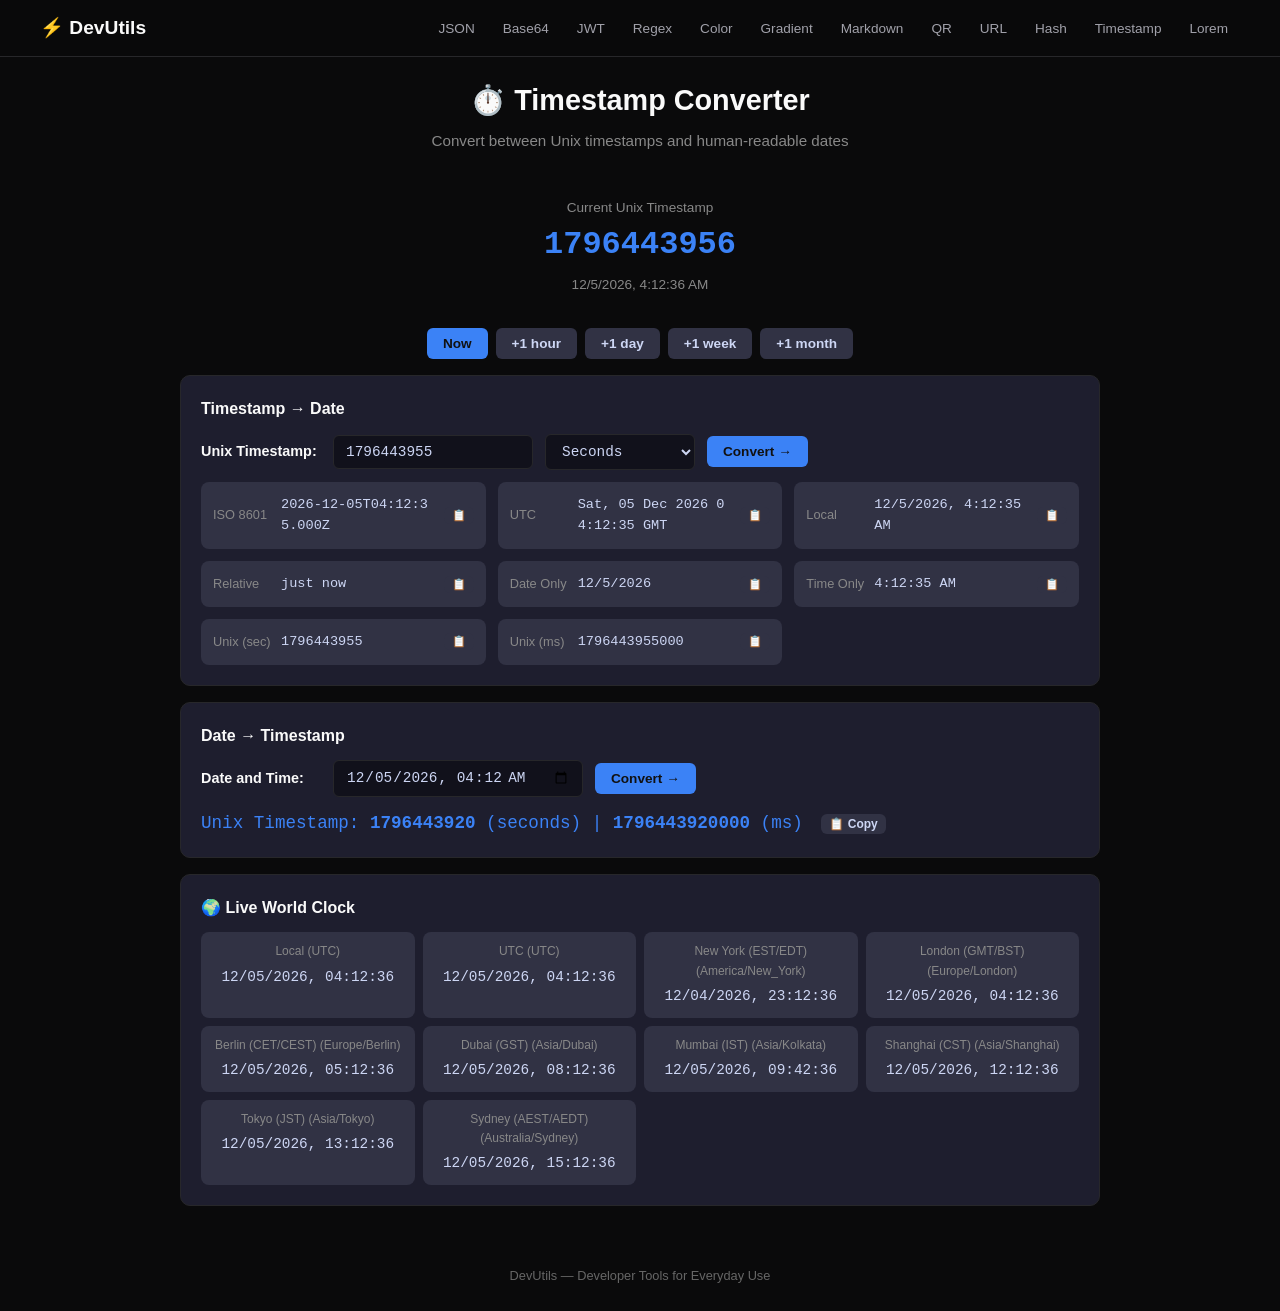
<file: tools/timestamp.html>
<!DOCTYPE html>
<html lang="en">
<head>
<meta charset="UTF-8">
<meta name="viewport" content="width=device-width, initial-scale=1.0">
<title>Timestamp Converter - DevUtils</title>
<link rel="stylesheet" href="../css/style.css">
<style>
.tool-container{max-width:960px;margin:0 auto;padding:20px}
.tool-header{text-align:center;margin-bottom:24px}
.tool-header h1{font-size:1.8rem;margin-bottom:6px}
.tool-header p{color:#888;font-size:.95rem}
.panel{background:var(--card-bg,#1e1e2e);border-radius:10px;padding:20px;margin-bottom:16px;border:1px solid var(--border,#333)}
.btn{padding:8px 16px;border:none;border-radius:6px;cursor:pointer;font-size:.85rem;font-weight:600;transition:background .2s}
.btn-primary{background:var(--accent,#89b4fa);color:#111}
.btn-secondary{background:var(--surface2,#313244);color:var(--text,#cdd6f4)}
.btn:hover{opacity:.85}
.btn-row{display:flex;gap:8px;flex-wrap:wrap;margin-bottom:12px}
.input-row{display:flex;gap:12px;align-items:center;margin-bottom:12px;flex-wrap:wrap}
.input-row label{font-weight:600;font-size:.9rem;min-width:120px}
.input-row input,.input-row select{background:var(--input-bg,#11111b);color:var(--text,#cdd6f4);border:1px solid var(--border,#333);border-radius:6px;padding:8px 12px;font-size:.9rem;font-family:monospace}
.input-row input:focus,.input-row select:focus{outline:none;border-color:var(--accent,#89b4fa)}
.current-ts{text-align:center;padding:16px;margin-bottom:16px}
.current-ts .ts-val{font-size:2rem;font-family:monospace;font-weight:700;color:var(--accent,#89b4fa)}
.current-ts .ts-label{font-size:.85rem;color:#888;margin-top:4px}
.format-grid{display:grid;grid-template-columns:repeat(auto-fit,minmax(280px,1fr));gap:12px;margin-top:12px}
.format-card{background:var(--surface2,#313244);border-radius:8px;padding:12px;display:flex;justify-content:space-between;align-items:center;gap:8px}
.format-card .label{font-size:.8rem;color:#888;min-width:60px}
.format-card .value{font-family:monospace;font-size:.85rem;color:var(--text,#cdd6f4);word-break:break-all;flex:1}
.format-card .copy-sm{padding:2px 8px;font-size:.7rem}
.tz-grid{display:grid;grid-template-columns:repeat(auto-fit,minmax(200px,1fr));gap:8px;margin-top:12px}
.tz-card{background:var(--surface2,#313244);border-radius:8px;padding:10px;text-align:center}
.tz-card .tz-name{font-size:.75rem;color:#888;margin-bottom:4px}
.tz-card .tz-time{font-family:monospace;font-size:.9rem;color:var(--text,#cdd6f4)}
</style>
</head>
<body>
<nav class="navbar"><div class="navbar-inner">
<a class="navbar-brand" href="../index.html">⚡ DevUtils</a>
<button class="menu-toggle" onclick="document.querySelector('.navbar-links').classList.toggle('open')">☰</button>
<ul class="navbar-links">
  <li><a href="json-formatter.html">JSON</a></li>
  <li><a href="base64.html">Base64</a></li>
  <li><a href="jwt-decoder.html">JWT</a></li>
  <li><a href="regex-tester.html">Regex</a></li>
  <li><a href="color-picker.html">Color</a></li>
  <li><a href="css-gradient.html">Gradient</a></li>
  <li><a href="markdown.html">Markdown</a></li>
  <li><a href="qr-generator.html">QR</a></li>
  <li><a href="url-codec.html">URL</a></li>
  <li><a href="hash-generator.html">Hash</a></li>
  <li><a href="timestamp.html">Timestamp</a></li>
  <li><a href="lorem-ipsum.html">Lorem</a></li>
</ul>
</div></nav>

<div class="tool-container">
  <div class="tool-header">
    <h1>⏱️ Timestamp Converter</h1>
    <p>Convert between Unix timestamps and human-readable dates</p>
  </div>

  <div class="current-ts">
    <div class="ts-label">Current Unix Timestamp</div>
    <div class="ts-val" id="liveTimestamp">—</div>
    <div class="ts-label" id="liveLocal">—</div>
  </div>

  <div class="btn-row" style="justify-content:center;margin-bottom:16px">
    <button class="btn btn-primary" onclick="setNow()">Now</button>
    <button class="btn btn-secondary" onclick="offsetTimestamp(3600)">+1 hour</button>
    <button class="btn btn-secondary" onclick="offsetTimestamp(86400)">+1 day</button>
    <button class="btn btn-secondary" onclick="offsetTimestamp(604800)">+1 week</button>
    <button class="btn btn-secondary" onclick="offsetTimestamp(2592000)">+1 month</button>
  </div>

  <div class="panel">
    <h3 style="margin:0 0 12px;font-size:1rem">Timestamp → Date</h3>
    <div class="input-row">
      <label>Unix Timestamp:</label>
      <input type="text" id="tsInput" placeholder="e.g. 1700000000" style="width:200px">
      <select id="tsUnit" onchange="tsToDate()">
        <option value="s">Seconds</option>
        <option value="ms">Milliseconds</option>
      </select>
      <button class="btn btn-primary" onclick="tsToDate()">Convert →</button>
    </div>
    <div class="format-grid" id="tsFormats"></div>
  </div>

  <div class="panel">
    <h3 style="margin:0 0 12px;font-size:1rem">Date → Timestamp</h3>
    <div class="input-row">
      <label>Date and Time:</label>
      <input type="datetime-local" id="dateInput" style="width:250px">
      <button class="btn btn-primary" onclick="dateToTs()">Convert →</button>
    </div>
    <div style="margin-top:8px;font-family:monospace;font-size:1.1rem;color:var(--accent,#89b4fa)" id="tsResult"></div>
  </div>

  <div class="panel">
    <h3 style="margin:0 0 8px;font-size:1rem">🌍 Live World Clock</h3>
    <div class="tz-grid" id="tzGrid"></div>
  </div>
</div>

<footer style="text-align:center;padding:24px;color:#666;font-size:.8rem">
  DevUtils — Developer Tools for Everyday Use
</footer>

<script>
var timezones=[
  {name:'Local',tz:Intl.DateTimeFormat().resolvedOptions().timeZone},
  {name:'UTC',tz:'UTC'},
  {name:'New York (EST/EDT)',tz:'America/New_York'},
  {name:'London (GMT/BST)',tz:'Europe/London'},
  {name:'Berlin (CET/CEST)',tz:'Europe/Berlin'},
  {name:'Dubai (GST)',tz:'Asia/Dubai'},
  {name:'Mumbai (IST)',tz:'Asia/Kolkata'},
  {name:'Shanghai (CST)',tz:'Asia/Shanghai'},
  {name:'Tokyo (JST)',tz:'Asia/Tokyo'},
  {name:'Sydney (AEST/AEDT)',tz:'Australia/Sydney'}
];

function updateLive(){
  var now=Date.now();
  var sec=Math.floor(now/1000);
  document.getElementById('liveTimestamp').textContent=sec;
  document.getElementById('liveLocal').textContent=new Date(now).toLocaleString();
  var grid=document.getElementById('tzGrid');
  grid.innerHTML='';
  for(var i=0;i<timezones.length;i++){
    var tz=timezones[i];
    var d=new Date(now).toLocaleString('en-US',{timeZone:tz.tz,hour12:false,year:'numeric',month:'2-digit',day:'2-digit',hour:'2-digit',minute:'2-digit',second:'2-digit'});
    var card=document.createElement('div');card.className='tz-card';
    card.innerHTML='<div class="tz-name">'+tz.name+' ('+tz.tz+')</div><div class="tz-time">'+d+'</div>';
    grid.appendChild(card);
  }
}

function relativeTime(date){
  var now=Date.now();
  var diff=now-date.getTime();
  var abs=Math.abs(diff);
  var suffix=diff>0?'ago':'from now';
  var units=[
    {n:31536000,l:'year'},{n:2592000,l:'month'},{n:604800,l:'week'},
    {n:86400,l:'day'},{n:3600,l:'hour'},{n:60,l:'minute'},{n:1,l:'second'}
  ];
  for(var j=0;j<units.length;j++){
    var v=Math.floor(abs/1000/units[j].n);
    if(v>=1)return v+' '+units[j].l+(v>1?'s':'')+' '+suffix;
  }
  return 'just now';
}

function tsToDate(){
  var val=document.getElementById('tsInput').value.trim();
  if(!val)return;
  var ms=Number(val);
  if(document.getElementById('tsUnit').value==='s')ms*=1000;
  var d=new Date(ms);
  if(isNaN(d.getTime())){
    document.getElementById('tsFormats').innerHTML='<div style="color:#f38ba8">Invalid timestamp</div>';
    return;
  }
  var formats=[
    {label:'ISO 8601',value:d.toISOString()},
    {label:'UTC',value:d.toUTCString()},
    {label:'Local',value:d.toLocaleString()},
    {label:'Relative',value:relativeTime(d)},
    {label:'Date Only',value:d.toLocaleDateString()},
    {label:'Time Only',value:d.toLocaleTimeString()},
    {label:'Unix (sec)',value:Math.floor(ms/1000).toString()},
    {label:'Unix (ms)',value:ms.toString()}
  ];
  var html='';
  for(var i=0;i<formats.length;i++){
    html+='<div class="format-card"><span class="label">'+formats[i].label+'</span><span class="value">'+formats[i].value+'</span><button class="btn btn-secondary copy-sm" onclick="copyVal(this,\''+formats[i].value.replace(/'/g,"\\'")+'\')">📋</button></div>';
  }
  document.getElementById('tsFormats').innerHTML=html;
}

function dateToTs(){
  var val=document.getElementById('dateInput').value;
  if(!val)return;
  var d=new Date(val);
  var sec=Math.floor(d.getTime()/1000);
  document.getElementById('tsResult').innerHTML=
    '<span>Unix Timestamp:</span> <strong>'+sec+'</strong> (seconds) | <strong>'+d.getTime()+'</strong> (ms)'+
    ' <button class="btn btn-secondary" style="font-size:.75rem;padding:3px 8px;margin-left:8px" onclick="navigator.clipboard.writeText(\''+sec+'\');this.textContent=\'Copied\'">📋 Copy</button>';
}

function setNow(){
  var now=Math.floor(Date.now()/1000);
  document.getElementById('tsInput').value=now;
  var d=new Date();
  var local=new Date(d.getTime()-d.getTimezoneOffset()*60000).toISOString().slice(0,16);
  document.getElementById('dateInput').value=local;
  tsToDate();
  dateToTs();
}

function offsetTimestamp(offset){
  var val=Number(document.getElementById('tsInput').value)||Math.floor(Date.now()/1000);
  val+=offset;
  document.getElementById('tsInput').value=val;
  var d=new Date(val*1000);
  var local=new Date(d.getTime()-d.getTimezoneOffset()*60000).toISOString().slice(0,16);
  document.getElementById('dateInput').value=local;
  tsToDate();
  dateToTs();
}

function copyVal(btn,text){
  navigator.clipboard.writeText(text);
  btn.textContent='✓';setTimeout(function(){btn.textContent='📋'},1000);
}

document.getElementById('tsInput').addEventListener('keydown',function(e){if(e.key==='Enter')tsToDate()});

setNow();
setInterval(updateLive,1000);
updateLive();
</script>
</body>
</html>
</file>
<file: css/style.css>
/* DevUtils - Modern Developer Toolbox */
:root {
  --bg-primary: #0a0a0b;
  --bg-secondary: #141416;
  --bg-tertiary: #1a1a1e;
  --bg-card: #18181b;
  --bg-hover: #27272a;
  --border: #27272a;
  --border-light: #3f3f46;
  --text-primary: #fafafa;
  --text-secondary: #a1a1aa;
  --text-muted: #71717a;
  --accent: #3b82f6;
  --accent-hover: #2563eb;
  --accent-light: #60a5fa;
  --success: #22c55e;
  --warning: #eab308;
  --error: #ef4444;
  --radius: 8px;
  --radius-lg: 12px;
  --shadow: 0 4px 6px -1px rgba(0,0,0,0.3);
  --transition: 0.15s ease;
}
*,*::before,*::after{margin:0;padding:0;box-sizing:border-box}
html{font-size:16px;scroll-behavior:smooth}
body{font-family:-apple-system,BlinkMacSystemFont,'Segoe UI',Roboto,'Helvetica Neue',Arial,sans-serif;background:var(--bg-primary);color:var(--text-primary);line-height:1.6;min-height:100vh}
a{color:var(--accent-light);text-decoration:none}
a:hover{text-decoration:underline}

.navbar{position:sticky;top:0;z-index:100;background:rgba(10,10,11,0.85);backdrop-filter:blur(12px);border-bottom:1px solid var(--border);padding:0 1.5rem}
.navbar-inner{max-width:1200px;margin:0 auto;display:flex;align-items:center;justify-content:space-between;height:56px}
.navbar-brand{display:flex;align-items:center;gap:0.5rem;font-size:1.2rem;font-weight:700;color:var(--text-primary);text-decoration:none}
.navbar-brand:hover{text-decoration:none}
.navbar-links{display:flex;gap:0.25rem;list-style:none;overflow-x:auto;max-width:75%}
.navbar-links a{padding:0.4rem 0.75rem;border-radius:var(--radius);color:var(--text-secondary);font-size:0.85rem;white-space:nowrap;transition:all var(--transition);text-decoration:none}
.navbar-links a:hover,.navbar-links a.active{background:var(--bg-hover);color:var(--text-primary);text-decoration:none}
.menu-toggle{display:none;background:none;border:none;color:var(--text-primary);cursor:pointer;padding:0.5rem}
@media(max-width:768px){
  .menu-toggle{display:block}
  .navbar-links{display:none;position:absolute;top:56px;left:0;right:0;background:var(--bg-secondary);flex-direction:column;padding:0.5rem;border-bottom:1px solid var(--border);max-width:100%}
  .navbar-links.open{display:flex}
  .navbar-links a{padding:0.6rem 1rem}
}

.container{max-width:1200px;margin:0 auto;padding:2rem 1.5rem}
.page-header{text-align:center;margin-bottom:3rem}
.page-header h1{font-size:2.5rem;font-weight:800;margin-bottom:0.5rem;background:linear-gradient(135deg,var(--text-primary),var(--accent-light));-webkit-background-clip:text;-webkit-text-fill-color:transparent;background-clip:text}
.page-header p{color:var(--text-secondary);font-size:1.1rem;max-width:600px;margin:0 auto}
.tool-header{margin-bottom:2rem}
.tool-header h1{font-size:1.8rem;font-weight:700;margin-bottom:0.3rem}
.tool-header p{color:var(--text-secondary);font-size:0.95rem}

.tools-grid{display:grid;grid-template-columns:repeat(auto-fill,minmax(280px,1fr));gap:1rem}
.tool-card{background:var(--bg-card);border:1px solid var(--border);border-radius:var(--radius-lg);padding:1.5rem;transition:all var(--transition);cursor:pointer;display:flex;flex-direction:column;gap:0.75rem}
.tool-card:hover{border-color:var(--accent);transform:translateY(-2px);box-shadow:0 8px 25px rgba(59,130,246,0.1)}
.tool-card-icon{width:40px;height:40px;border-radius:var(--radius);background:var(--bg-tertiary);display:flex;align-items:center;justify-content:center;font-size:1.2rem}
.tool-card h3{font-size:1rem;font-weight:600}
.tool-card p{color:var(--text-secondary);font-size:0.85rem;line-height:1.5}

.tool-area{display:flex;gap:1.5rem;min-height:400px}
@media(max-width:768px){.tool-area{flex-direction:column}}
.tool-panel{flex:1;display:flex;flex-direction:column;gap:0.75rem}
.tool-panel-header{display:flex;align-items:center;justify-content:space-between}
.tool-panel-header label{font-size:0.85rem;font-weight:600;color:var(--text-secondary);text-transform:uppercase;letter-spacing:0.05em}

textarea,input[type="text"],input[type="number"]{width:100%;background:var(--bg-secondary);border:1px solid var(--border);border-radius:var(--radius);padding:0.75rem 1rem;color:var(--text-primary);font-family:'SF Mono','Fira Code','Cascadia Code',monospace;font-size:0.9rem;resize:vertical;transition:border-color var(--transition)}
textarea:focus,input[type="text"]:focus,input[type="number"]:focus{outline:none;border-color:var(--accent)}
textarea{min-height:250px;flex:1}

.btn{display:inline-flex;align-items:center;gap:0.4rem;padding:0.5rem 1rem;border-radius:var(--radius);font-size:0.85rem;font-weight:500;cursor:pointer;border:none;transition:all var(--transition)}
.btn-primary{background:var(--accent);color:white}
.btn-primary:hover{background:var(--accent-hover)}
.btn-secondary{background:var(--bg-tertiary);color:var(--text-primary);border:1px solid var(--border)}
.btn-secondary:hover{background:var(--bg-hover);border-color:var(--border-light)}
.btn-sm{padding:0.35rem 0.75rem;font-size:0.8rem}
.btn-group{display:flex;gap:0.5rem;flex-wrap:wrap}

.output-area{background:var(--bg-secondary);border:1px solid var(--border);border-radius:var(--radius);padding:0.75rem 1rem;font-family:'SF Mono','Fira Code','Cascadia Code',monospace;font-size:0.9rem;min-height:250px;flex:1;overflow:auto;white-space:pre-wrap;word-break:break-all}
.output-area.success{border-color:var(--success)}
.output-area.error{border-color:var(--error)}

.badge{display:inline-block;padding:0.2rem 0.6rem;border-radius:999px;font-size:0.75rem;font-weight:500}
.badge-success{background:rgba(34,197,94,0.15);color:var(--success)}
.badge-error{background:rgba(239,68,68,0.15);color:var(--error)}
.badge-info{background:rgba(59,130,246,0.15);color:var(--accent-light)}

.options-panel{display:flex;gap:1rem;align-items:center;flex-wrap:wrap;padding:0.75rem 1rem;background:var(--bg-tertiary);border-radius:var(--radius);border:1px solid var(--border)}
.options-panel label{display:flex;align-items:center;gap:0.4rem;font-size:0.85rem;color:var(--text-secondary);cursor:pointer}
.options-panel select{background:var(--bg-secondary);border:1px solid var(--border);border-radius:var(--radius);padding:0.3rem 0.5rem;color:var(--text-primary);font-size:0.85rem}

.toast-container{position:fixed;bottom:1.5rem;right:1.5rem;z-index:1000;display:flex;flex-direction:column;gap:0.5rem}
.toast{padding:0.75rem 1.25rem;border-radius:var(--radius);font-size:0.85rem;animation:slideIn 0.3s ease;box-shadow:var(--shadow)}
.toast-success{background:var(--success);color:white}
.toast-error{background:var(--error);color:white}
.toast-info{background:var(--accent);color:white}
@keyframes slideIn{from{transform:translateX(100%);opacity:0}to{transform:translateX(0);opacity:1}}

.footer{text-align:center;padding:2rem 1.5rem;color:var(--text-muted);font-size:0.85rem;border-top:1px solid var(--border);margin-top:3rem}
.footer a{color:var(--text-secondary)}
.search-box{max-width:500px;margin:0 auto 2rem;position:relative}
.search-box input{width:100%;padding:0.75rem 1rem 0.75rem 2.5rem;background:var(--bg-secondary);border:1px solid var(--border);border-radius:999px;font-size:0.95rem;color:var(--text-primary)}
.search-box input:focus{outline:none;border-color:var(--accent)}
.search-box svg{position:absolute;left:0.85rem;top:50%;transform:translateY(-50%);color:var(--text-muted);width:18px;height:18px}

.features{display:grid;grid-template-columns:repeat(auto-fill,minmax(250px,1fr));gap:1.5rem;margin-top:3rem}
.feature-item{text-align:center;padding:1.5rem}
.feature-item .icon{font-size:2rem;margin-bottom:0.75rem}
.feature-item h3{font-size:1rem;margin-bottom:0.5rem}
.feature-item p{color:var(--text-secondary);font-size:0.85rem}

::-webkit-scrollbar{width:8px;height:8px}
::-webkit-scrollbar-track{background:var(--bg-secondary)}
::-webkit-scrollbar-thumb{background:var(--bg-hover);border-radius:4px}
::-webkit-scrollbar-thumb:hover{background:var(--border-light)}

input[type="color"]{-webkit-appearance:none;border:1px solid var(--border);border-radius:var(--radius);width:60px;height:40px;cursor:pointer;background:transparent}
input[type="color"]::-webkit-color-swatch-wrapper{padding:2px}
input[type="color"]::-webkit-color-swatch{border-radius:4px;border:none}
</file>
